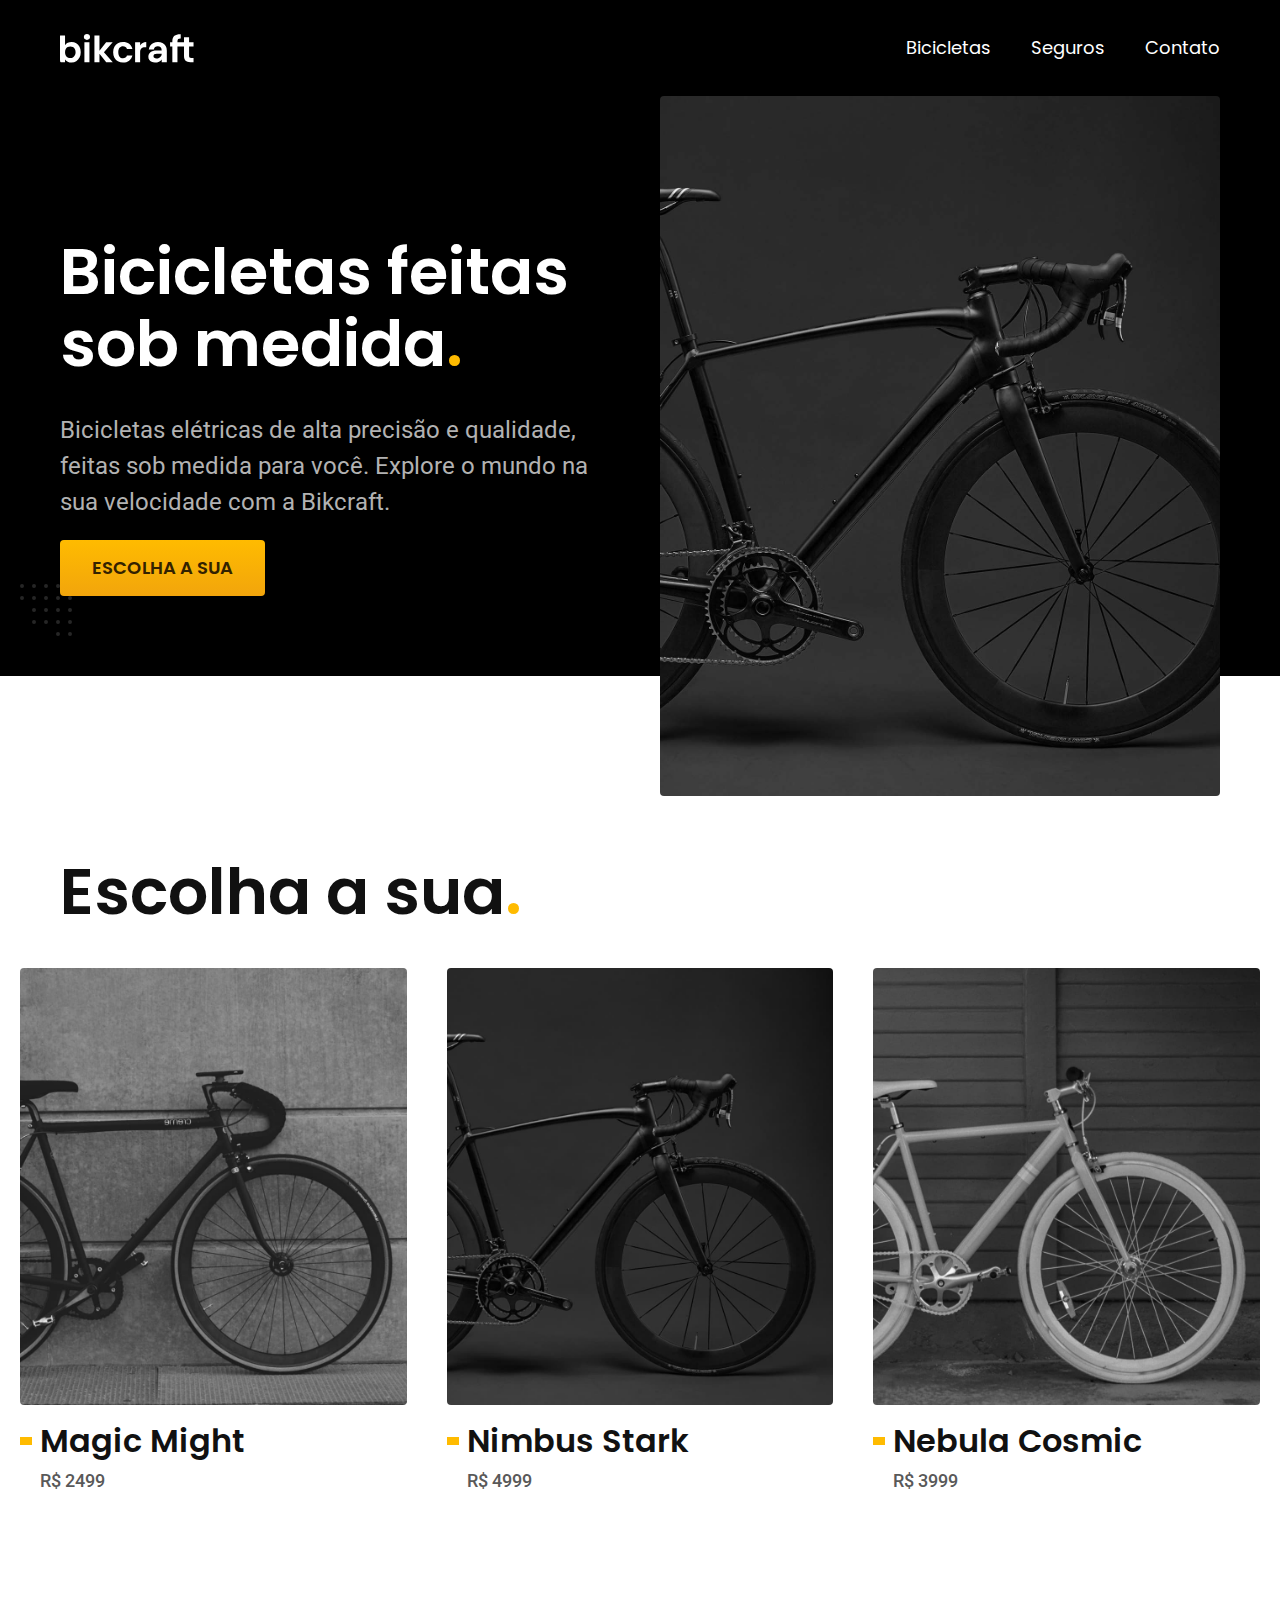
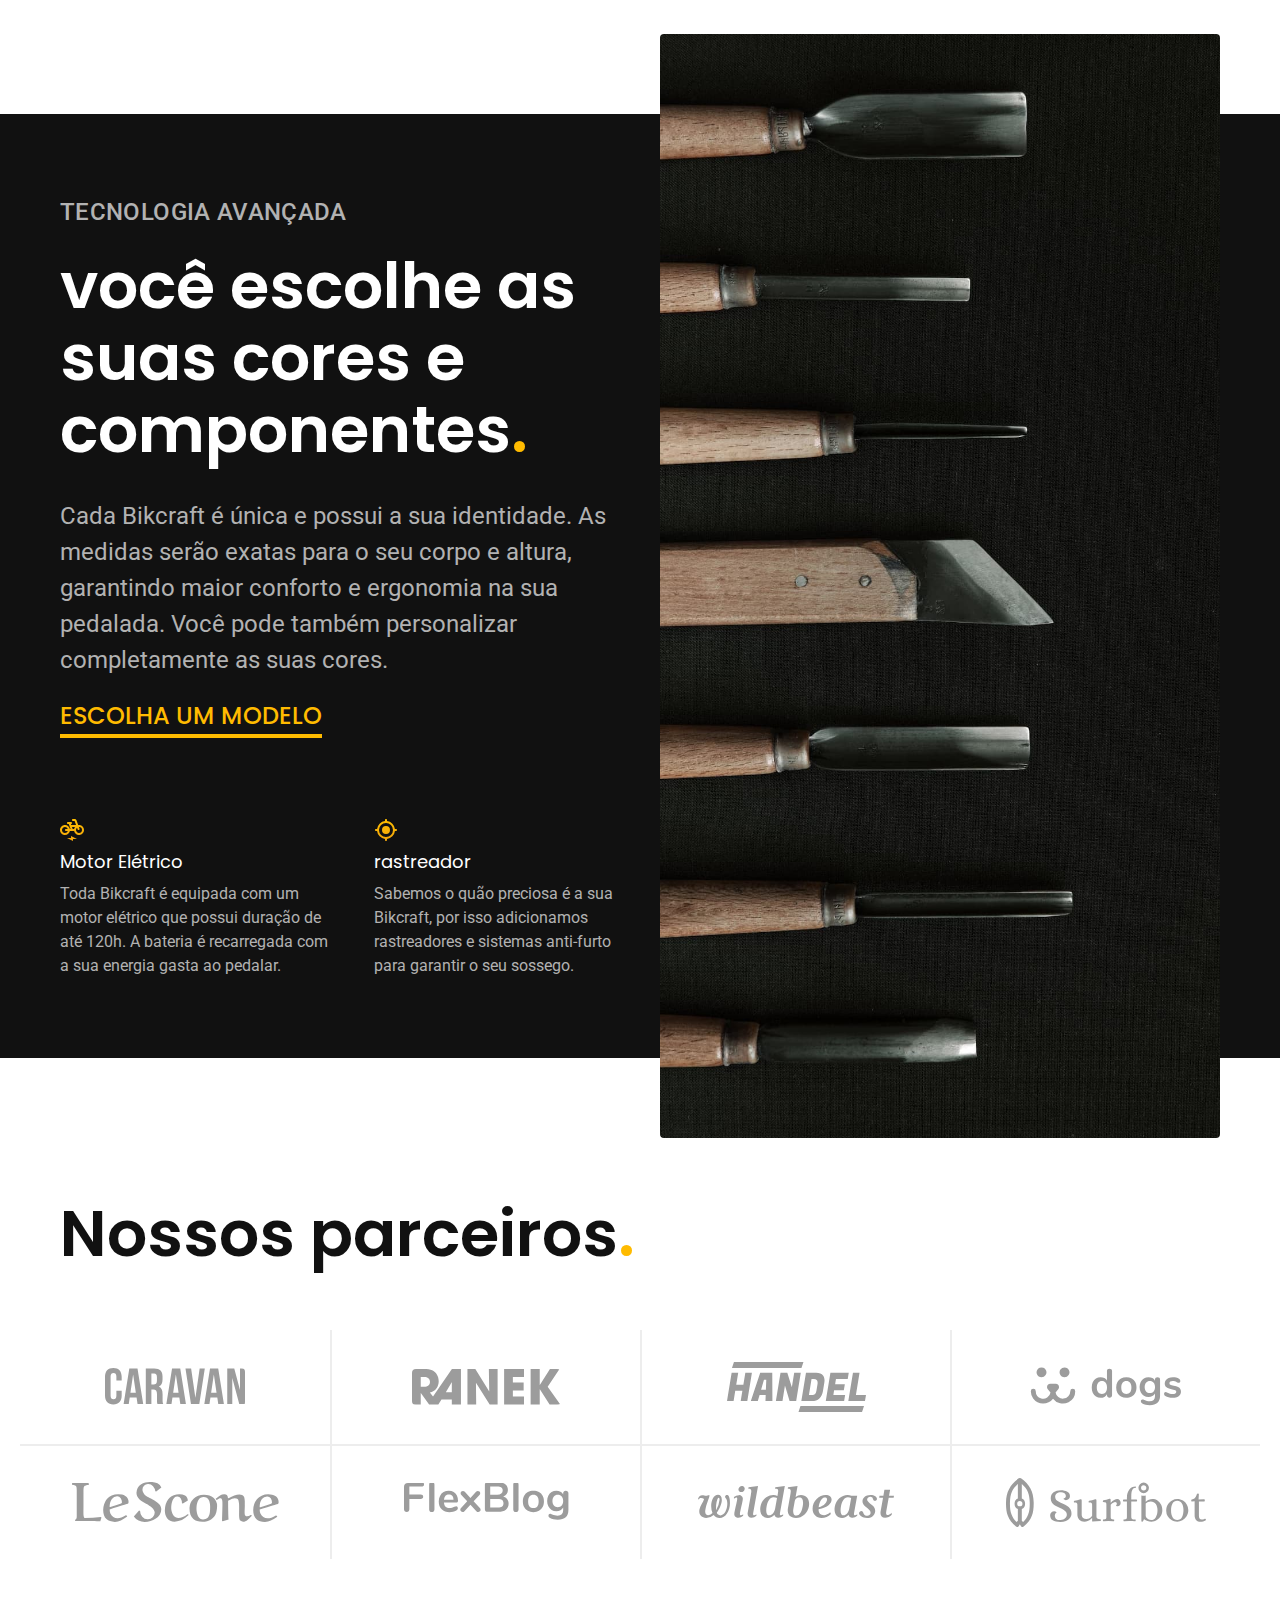
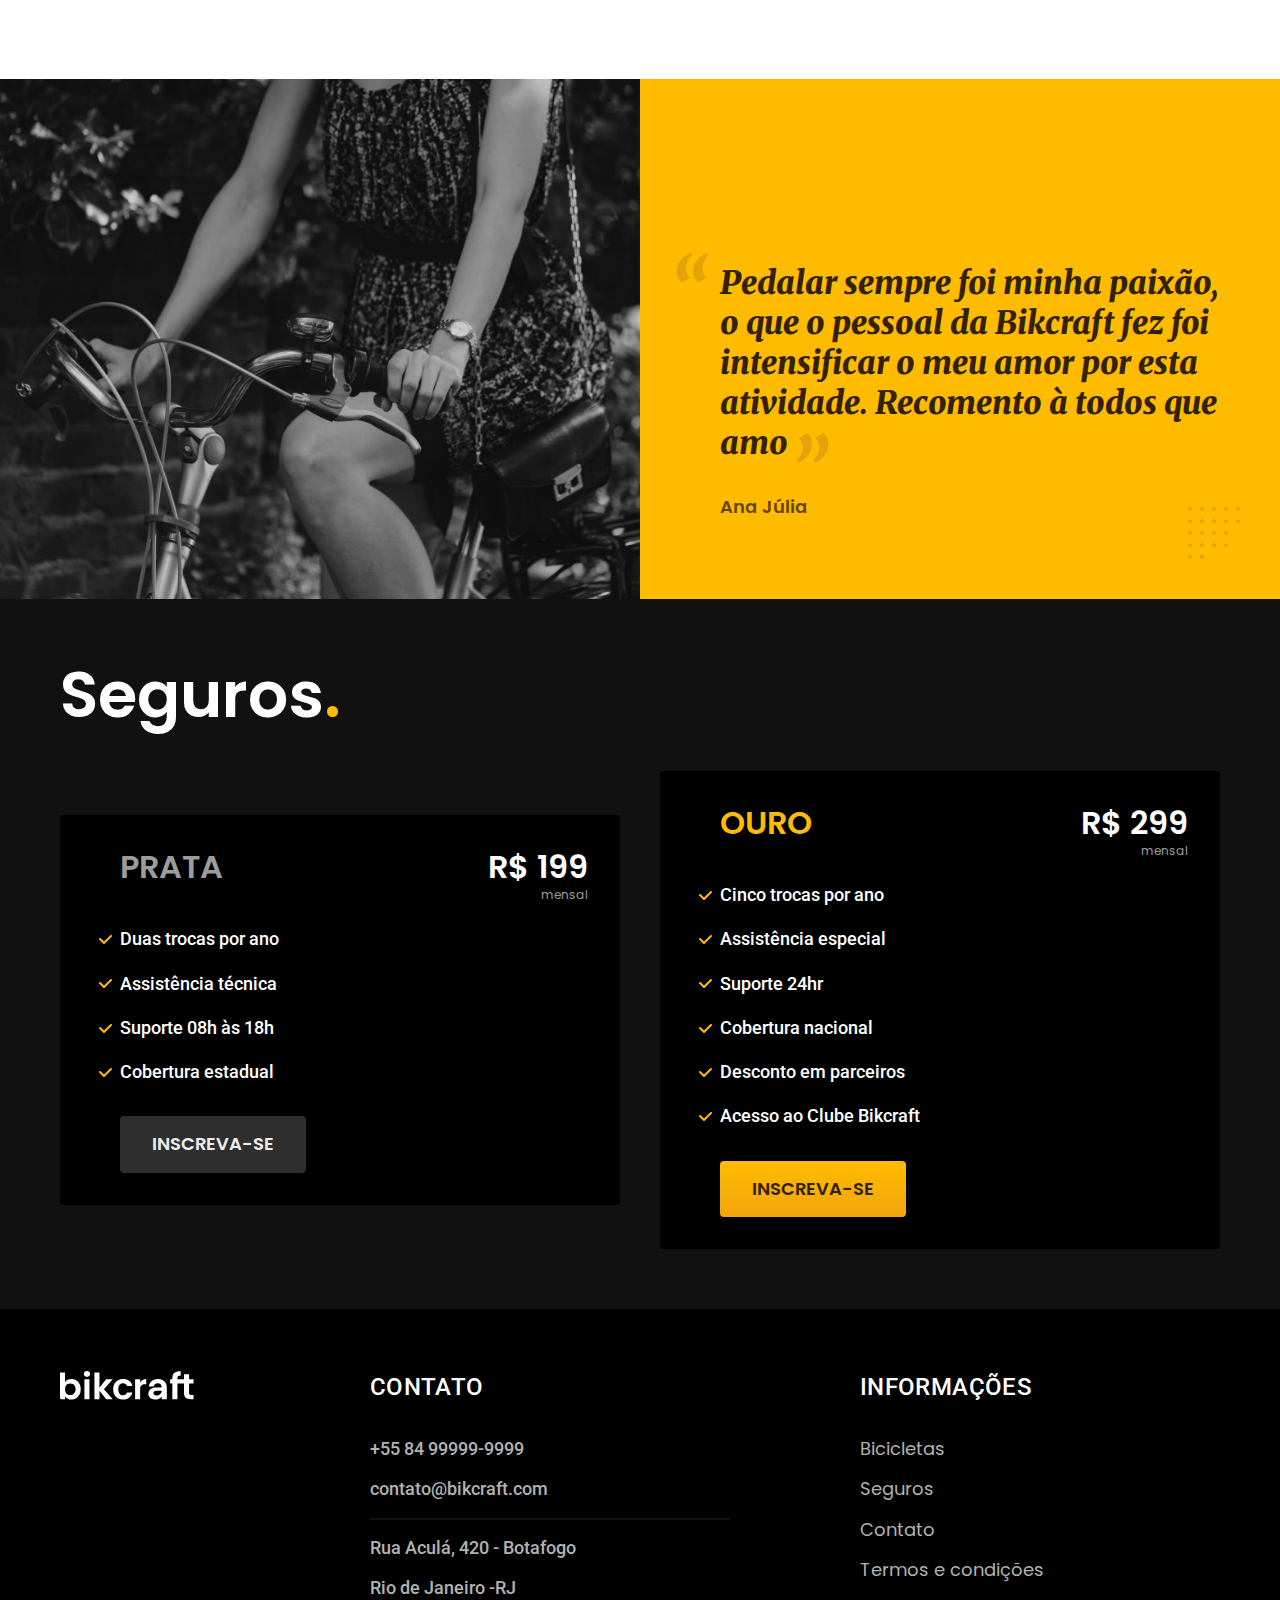
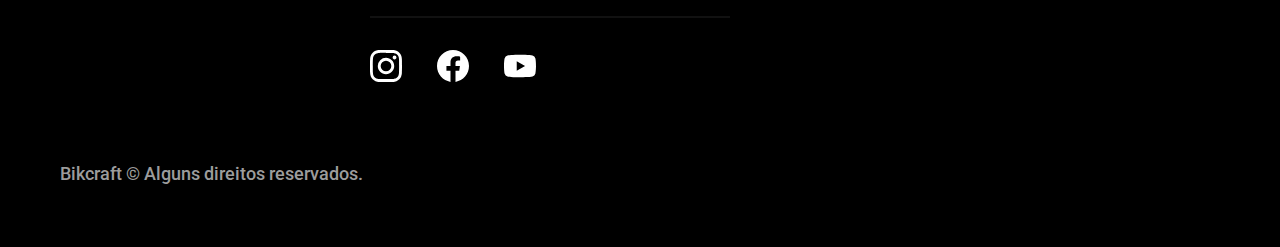
<file: index.html>
<!DOCTYPE html>

<html lang="pt-br">
<head>
  <meta charset="UTF-8">
  <meta name="viewport" content="width=device-width, initial-scale=1.0">

  <title>Bikcraft - Bicicletas Elétricas</title>
  <meta name="description" content="Bicicletas elétricas de alta precisão e qualidade,
  feitas sob medida para o cliente. Explore o mundo na sua velocidade com a Bikcraft.">

  
  <link rel="icon" href="./favicon.svg" type="img/svg+xml">
  <link rel="preload" href="./css/style.min.css " as="style">
  <link rel="stylesheet" href="./css/style.min.css">
  


  <link rel="preconnect" href="https://fonts.googleapis.com">
  <link rel="preconnect" href="https://fonts.gstatic.com" crossorigin>
  <link href="https://fonts.googleapis.com/css2?family=Poppins:wght@400;600&
  family=Roboto:wght@400;500&display=swap" rel="stylesheet">
  <link rel="preconnect" href="https://fonts.googleapis.com">
  <link rel="preconnect" href="https://fonts.gstatic.com" crossorigin>
  <link href="https://fonts.googleapis.com/css2?family=Merriweather:ital,
  wght@1,900&family=Poppins:wght@400;600&family=Roboto:wght@400;500&
  display=swap" rel="stylesheet">
  

  <script>document.documentElement.classList.add('js');</script>
</head>

  <!-- <STYLE>A {text-decoration: none;} </STYLE> -->

<body>
  <header class="header-bg">
    <div class="header container">
      <a href="./">
        <img src="./img/bikcraft.svg" alt="Bikcraft">
      </a><!-- clicar na imagem 'bikcraft' inicial para voltar para home do site -->
       
      <nav aria-label="primária">
        <ul class="header-menu font-1-m cor-0">
          <li><a href="./bicicletas.html">Bicicletas</a></li>
          <li><a href="./seguros.html">Seguros</a></li>
          <li><a href="./contato.html">Contato</a></li>
        </ul>
      </nav>
    </div>
  </header>

  <main class="introducao-bg" >
    <div class="introducao container">
      <div class="introducao-conteudo">
        <h1 class="font-1-xxl cor-0 fadeInDown"  data-anime="200">Bicicletas feitas sob medida<span class="cor-p1">.</span></h1>
        <p class="font-2-l cor-5" fadeInDown data-anime="400">Bicicletas elétricas de alta precisão e qualidade, feitas sob medida para você.
        Explore o mundo na sua velocidade com a Bikcraft.</p>
        <a class="botao fadeInDown" data-anime="600" href="./bicicletas.html">Escolha a sua</a>
      </div>
      <div >
        <picture fadeInDown data-anime="800">
          <source media="(max-width: 800px)" srcset="./img/bicicletas/nimbus.jpg">
          <img src="./img/fotos/introducao.jpg" width="1280" height="1600" alt="Bicicleta elétrica preta.">
        </picture>
        <!-- <img src="./img/fotos/introducao.jpg" alt="Bicicleta elétrica preta."> -->
      </div>
    </div>
  </main>

  <article class="bicicletas-lista">
    <h2 class="container font-1-xxl">Escolha a sua<span class="cor-p1">.</span></h2>
    <ul>
      <li>
        <a href="./bicicletas/magic.html">
          <img src="./img/bicicletas/magic-home.jpg" alt="Bicicleta Preta">
          <h3 class="font-1-xl">Magic Might</h3>
          <span class="font-2-m cor-8">R$ 2499</span>
        </a>
      </li>
      <li>
        <a href="./bicicletas/nimbus.html">
          <img src="./img/bicicletas/nimbus-home.jpg" alt="Bicicleta Preta">
          <h3 class="font-1-xl">Nimbus Stark</h3>
          <span class="font-2-m cor-8">R$ 4999 </span>
        </a>
      </li>
      <li>
        <a href="./bicicletas/nebula.html">
          <img src="./img/bicicletas/nebula-home.jpg" alt="Bicicleta Preta">
          <h3 class="font-1-xl">Nebula Cosmic</h3>
          <span class="font-2-m cor-8">R$ 3999</span>
        </a>
      </li>
    </ul>
  </article>
  
  <article class="tecnologia-bg">
    <div class="tecnologia container">
      <div class="tecnologia-conteudo">
        <span class="font-2-l-b cor-5" >Tecnologia Avançada</span>
        <h2 class="font-1-xxl cor-0">você escolhe as suas cores e 
        componentes<span class="cor-p1">.</span></h2>
        <p class="font-2-l cor-5">Cada Bikcraft é única e possui a sua identidade. As medidas serão exatas para o 
        seu corpo e altura, garantindo maior conforto e ergonomia na sua pedalada. Você
        pode também personalizar completamente as suas cores.</p>
        <a class="link" href="./bicicleta.html">Escolha um modelo</a>
        <div class="tecnologia-vantagens">
          <div>
            <img src="./img/icones/eletrica.svg" alt="">
            <h3 class="font-1-m cor-0">Motor Elétrico</h3>
            <p class="font-2-s cor-5">Toda Bikcraft é equipada com um motor elétrico que possui duração de até 
            120h. A bateria é recarregada com a sua energia gasta ao pedalar.</p>
          </div>
          <div>
            <img src="./img/icones/rastreador.svg" alt="">
            <h3 class="font-1-m cor-0">rastreador</h3>
            <p class="font-2-s cor-5">Sabemos o quão preciosa é a sua Bikcraft, por isso adicionamos rastreadores e 
            sistemas anti-furto para garantir o seu sossego.</p>
          </div>
        </div> 
      </div>

        <div class="tecnologia-imagem">
          <img src="./img/fotos/tecnologia.jpg" alt="">
        </div>
    </div>
  </article>

  <section class="parceiros" aria-label="Nossos Parceiros"> <!-- não faz sentido sozinho, apenas no contexto da bikcraft, parceiros da bikcrafit -->
    <h2 class="container font-1-xxl">Nossos parceiros<span class="cor-p1">.</span></h2>
    <ul>
      <li><img src="./img/parceiros/caravan.svg" alt="caravan"></li><!-- usar sempre imagem de alta qualidade svg, ñ png -->
      <li><img src="./img/parceiros/ranek.svg" alt="ranek"></li>
      <li><img src="./img/parceiros/handel.svg" alt="handel"></li>
      <li><img src="./img/parceiros/dogs.svg" alt="dogs"></li>
      <li><img src="./img/parceiros/lescone.svg" alt="lescone"></li>
      <li><img src="./img/parceiros/flexblog.svg" alt="flexblog"></li>
      <li><img src="./img/parceiros/wildbeast.svg" alt="w0ildbeast"></li>
      <li><img src="./img/parceiros/surfbot.svg" alt="surfbot"></li>
    </ul>
  </section>

  <section class="depoimento" aria-label="depoimento">
    <div>
      <img src="./img/fotos/depoimento.jpg" alt="Pessoa pedalando uma
      bicicleta bikcrafit">
    </div>
    <div class="depoimento-conteudo">
      <blockquote class="font-1-xl cor-p5">
        <p>Pedalar sempre foi minha paixão, o que o pessoal da
        Bikcraft fez foi intensificar o meu amor por esta atividade.
        Recomento à todos que amo</p> 
      </blockquote><!-- alguem que disse isso -->
      <span class="font-1-m-b cor-p4">Ana Júlia</span>

    </div>

  </section>

  <article class="seguros-bg"> <!-- funciona puro -->
    <div class="seguros container">
      <h2 class="font-1-xxl cor-0">Seguros<span class="cor-p1">.</span></h2>
      <div class="seguros-item">
        <h3 class="font-1-xl cor-6">PRATA</h3>
        <span class="font-1-xl cor-0">R$ 199 <span class="font-1-xs cor-6">mensal</span></span>
        <ul class="font-2-m cor-0">
          <li>Duas trocas por ano</li>
          <li>Assistência técnica</li>
          <li>Suporte 08h às 18h</li>
          <li>Cobertura estadual</li>
        </ul>
        <a class="botao secundario" cor href="./orcamento.html">Inscreva-se</a>
      </div>

      <div class="seguros-item">
        <h3 class="font-1-xl cor-p1">OURO</h3>
        <span class="font-1-xl cor-0">R$ 299 <span class="font-1-xs cor-6">mensal</span></span>
        <ul class="font-2-m cor-0">
          <li>Cinco trocas por ano</li>
          <li>Assistência especial</li>
          <li>Suporte 24hr</li>
          <li>Cobertura nacional</li>
          <li>Desconto em parceiros</li>
          <li>Acesso ao Clube Bikcraft</li>
        </ul>
        <a class="botao" cor href="./orcamento.html">Inscreva-se</a>
      </div>
    </div>

  </article>

  <footer class="footer-bg">
    <div class="footer container">
      <img src="./img/bikcraft.svg" alt="bikcraft">
      <div class="footer-contato">
        <h3 class="font-2-l-b cor-0">Contato</h3>
        <ul class="font-2-m cor-5">
          <li><a href="tel:+5584999999999">+55 84 99999-9999</a></li>
          <li><a href="mailto:contato@bikcraft.com">contato@bikcraft.com</a></li>
          <li>Rua Aculá, 420 - Botafogo</li>
          <li>Rio de Janeiro -RJ</li>
        </ul>
        <div class="footer-redes">
          <a href="./">
            <img src="./img/redes/instagram.svg" alt="Instagram">
          </a>
          <a href="./">
            <img src="./img/redes/facebook.svg" alt="Facebook">
          </a>
          <a href="./">
            <img src="./img/redes/youtube.svg" alt="Youtube">
          </a>
        </div>

      </div>
      <div class="footer-informacoes">
        <h3 class="font-2-l-b cor-0">Informações</h3>
        <nav>
          <ul class="font-1-m cor-5">
            <li><a href="./bicicletas.html">Bicicletas</a></li>
            <li><a href="./seguros.html">Seguros</a></li>
            <li><a href="./contato.html">Contato</a></li>
            <li><a href="./termos.html">Termos e condições</a></li>
          </ul>
        </nav>
      </div>
      <p class="footer-copy font-2-m cor-6">Bikcraft © Alguns direitos reservados.</p>
    </div>
  </footer>

  <script src="./js/plugins/simple-anime.js"></script>
  <script src="./js/script.js"></script>
</body>

</html>
</file>
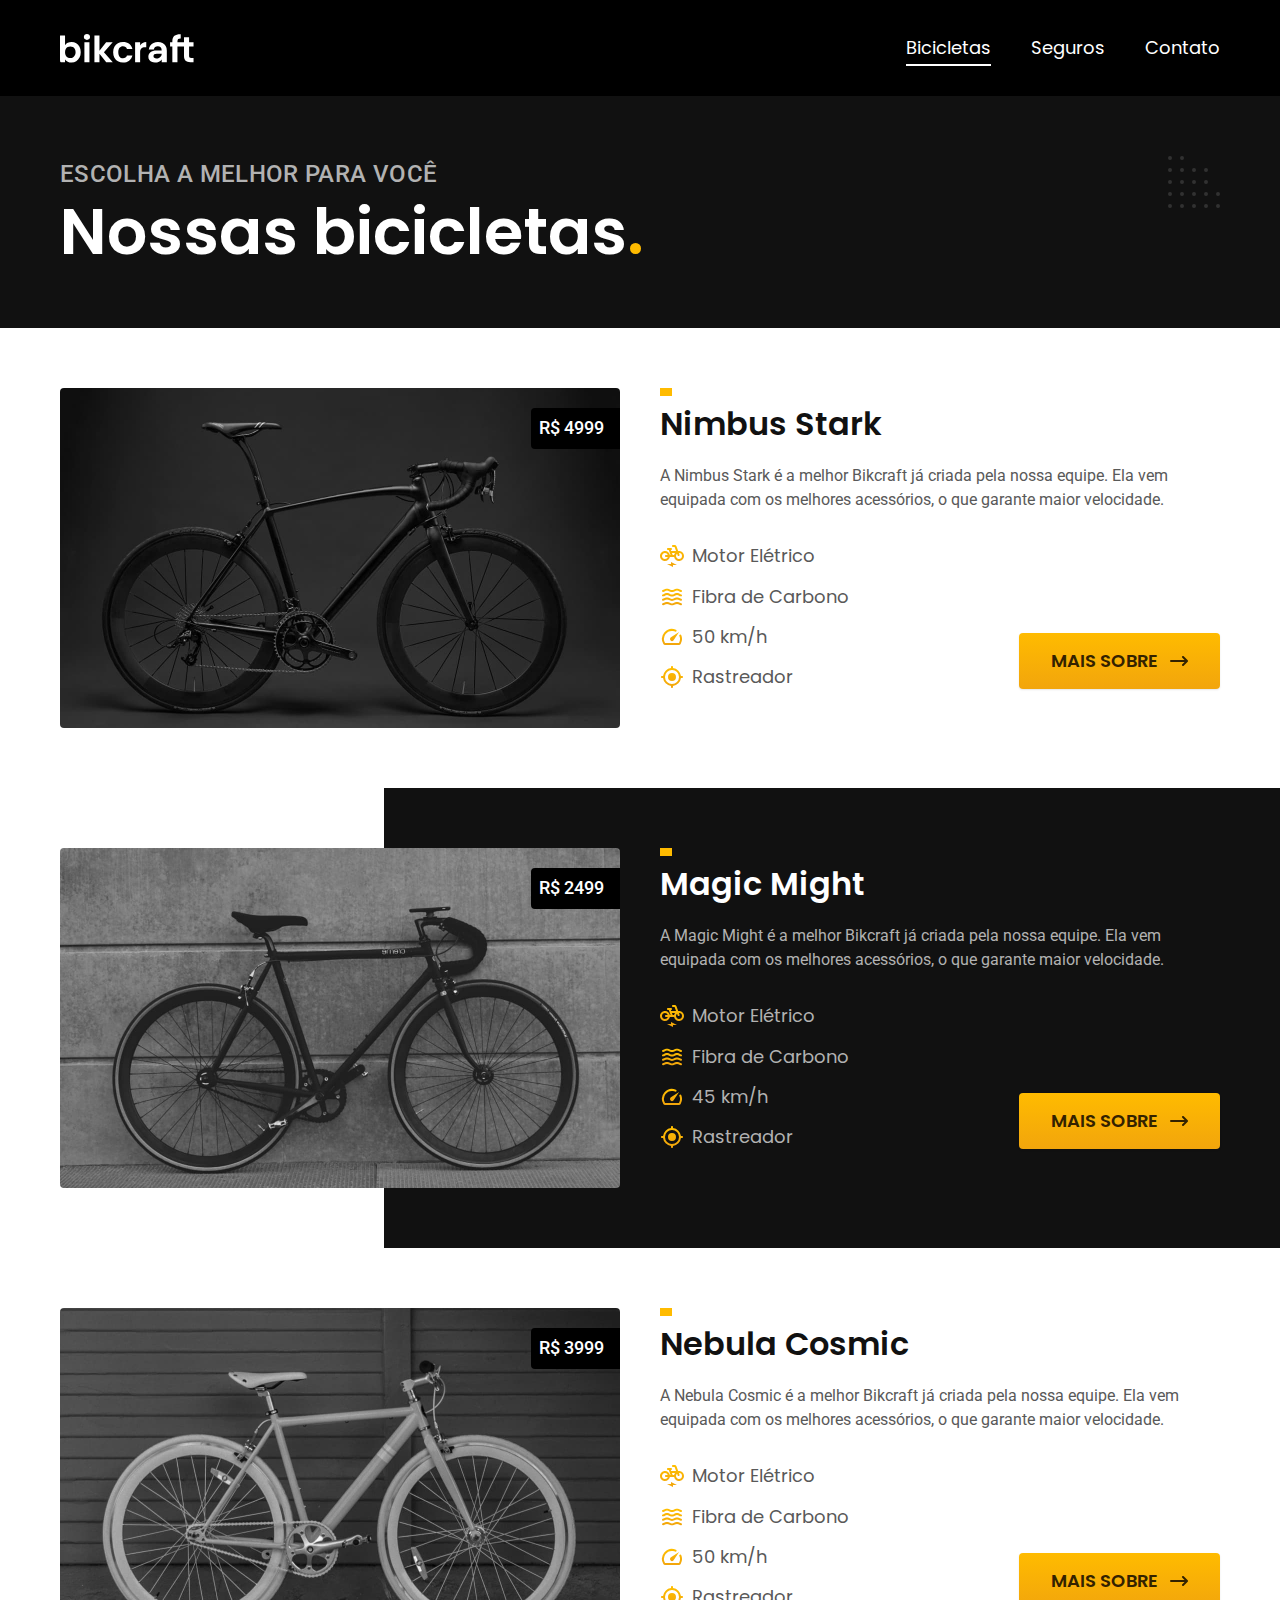
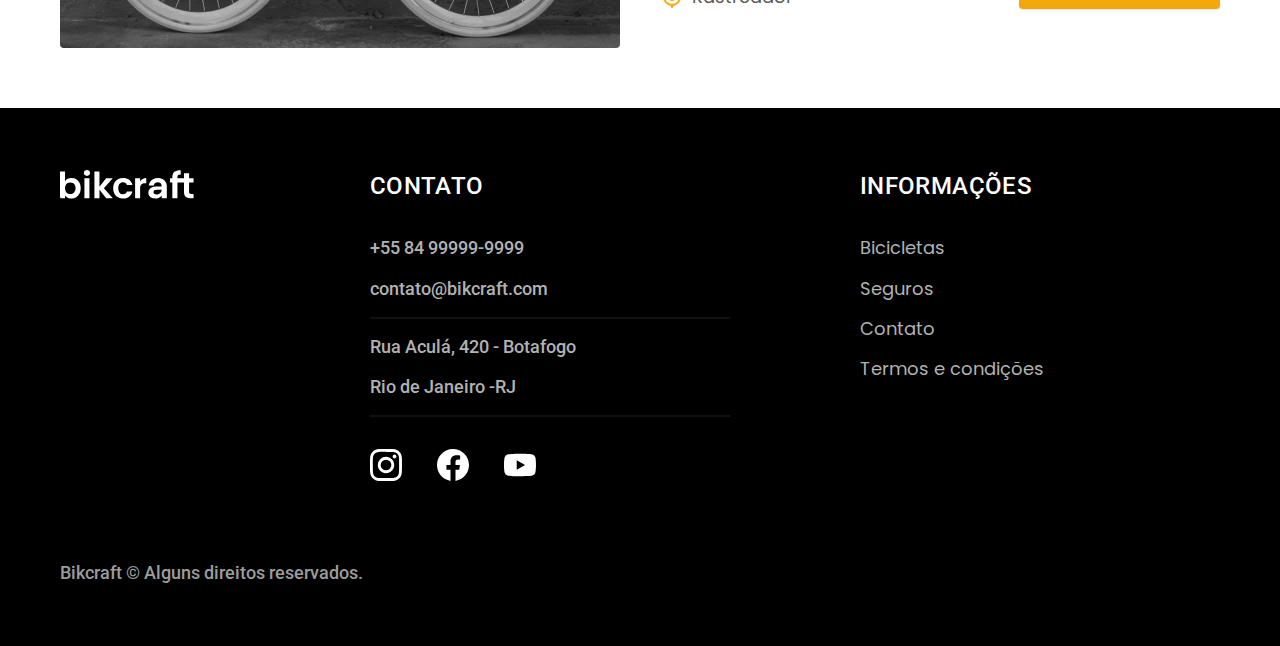
<file: bicicletas.html>
<!DOCTYPE html>

<html lang="pt-br">
<head>
  <meta charset="UTF-8">
  <meta name="viewport" content="width=device-width, initial-scale=1.0">

  <title>Bicicletas | Bikcraft </title>
  <meta name="description" content="Termos e Condições">

  
       <link rel="icon" href="./favicon.svg" type="img/svg+xml">
  <link rel="preload" href="./css/style.min.css " as="style">
  <link rel="stylesheet" href="./css/style.min.css">



  <link rel="preconnect" href="https://fonts.googleapis.com">
  <link rel="preconnect" href="https://fonts.gstatic.com" crossorigin>
  <link href="https://fonts.googleapis.com/css2?family=Poppins:wght@400;600&
  family=Roboto:wght@400;500&display=swap" rel="stylesheet">
  <link rel="preconnect" href="https://fonts.googleapis.com">
  <link rel="preconnect" href="https://fonts.gstatic.com" crossorigin>
  <link href="https://fonts.googleapis.com/css2?family=Merriweather:ital,
  wght@1,900&family=Poppins:wght@400;600&family=Roboto:wght@400;500&
  display=swap" rel="stylesheet">
  <script>document.documentElement.classList.add('js');</script>
</head>

  <!-- <STYLE>A {text-decoration: none;} </STYLE> -->

<body id="bicicletas">
  <header class="header-bg">
    <div class="header container">
      <a href="./">
        <img src="./img/bikcraft.svg" alt="Bikcraft">
      </a><!-- clicar na imagem 'bikcraft' inicial para voltar para home do site -->
       
      <nav aria-label="primária">
        <ul class="header-menu font-1-m cor-0">
          <li><a href="./bicicletas.html">Bicicletas</a></li>
          <li><a href="./seguros.html">Seguros</a></li>
          <li><a href="./contato.html">Contato</a></li>
        </ul>
      </nav>
    </div>
  </header>

  <main>
    <div class="titulo-bg">
      <div class="titulo container">
        <p class="font-2-l-b cor-5">Escolha a melhor para você</p>
        <h1 class="font-1-xxl cor-0">Nossas bicicletas<span class="cor-p1">.</span></h1>
      </div>
    </div>    
    <div class="bicicletas container">
      <div class="bicicletas-imagem">
        <img src="./img/bicicletas/nimbus.jpg" alt="Bicicleta preta">
        <span class="font-2-m cor-0">R$ 4999</span>         
      </div>
      <div class="bicicletas-conteudo">
        <h2 class="font-1-xl">Nimbus Stark</h2>
        <p class="font-2-s cor-8">A Nimbus Stark é a melhor Bikcraft já criada pela nossa equipe. Ela vem 
        equipada com os melhores acessórios, o que garante maior velocidade.</p>
        <ul class="font-1-m cor-8">
          <li><img src="./img/icones/eletrica.svg" alt="">
            Motor Elétrico
          </li>
          <li><img src="./img/icones/carbono.svg" alt="">
            Fibra de Carbono
          </li>
          <li><img src="./img/icones/velocidade.svg" alt="">
            50 km/h
          </li>
          <li><img src="./img/icones/rastreador.svg" alt="">
            Rastreador
          </li>
        </ul>
        <a class="botao seta" href="./bicicletas/nimbus.html">Mais sobre</a>
      </div>
    </div>    
    <div class="bicicletas-bg">
      <div class="bicicletas container">
        <div class="bicicletas-imagem">
          <img src="./img/bicicletas/magic.jpg" alt="Bicicleta preta">
          <span class="font-2-m cor-0">R$ 2499</span>         
        </div>
        <div class="bicicletas-conteudo">
          <h2 class="font-1-xl cor-0">Magic Might</h2>
          <p class="font-2-s cor-5">A Magic Might é a melhor Bikcraft já criada pela nossa equipe. Ela vem 
          equipada com os melhores acessórios, o que garante maior velocidade.</p>
          <ul class="font-1-m cor-5">
            <li><img src="./img/icones/eletrica.svg" alt="">
              Motor Elétrico
            </li>
            <li><img src="./img/icones/carbono.svg" alt="">
              Fibra de Carbono
            </li>
            <li><img src="./img/icones/velocidade.svg" alt="">
              45 km/h
            </li>
            <li><img src="./img/icones/rastreador.svg" alt="">
              Rastreador
            </li>
          </ul>
          <a class="botao seta" href="./bicicletas/magic.html">Mais sobre</a>
        </div>
      </div>
    </div>
    <div class="bicicletas container">
      <div class="bicicletas-imagem">
        <img src="./img/bicicletas/nebula.jpg" alt="Bicicleta preta">
        <span class="font-2-m cor-0">R$ 3999</span>         
      </div>
      <div class="bicicletas-conteudo">
        <h2 class="font-1-xl">Nebula Cosmic</h2>
        <p class="font-2-s cor-8">A Nebula Cosmic é a melhor Bikcraft já criada pela nossa equipe. Ela vem 
        equipada com os melhores acessórios, o que garante maior velocidade.</p>
        <ul class="font-1-m cor-8">
          <li><img src="./img/icones/eletrica.svg" alt="">
            Motor Elétrico
          </li>
          <li><img src="./img/icones/carbono.svg" alt="">
            Fibra de Carbono
          </li>
          <li><img src="./img/icones/velocidade.svg" alt="">
            50 km/h
          </li>
          <li><img src="./img/icones/rastreador.svg" alt="">
            Rastreador
          </li>
        </ul>
        <a class="botao seta" href="./bicicletas/nebula.html">Mais sobre</a>
      </div>
    </div>
  </main>

  <footer class="footer-bg">
    <div class="footer container">
      <img src="./img/bikcraft.svg" alt="bikcraft">
      <div class="footer-contato">
        <h3 class="font-2-l-b cor-0">Contato</h3>
        <ul class="font-2-m cor-5">
          <li><a href="tel:+5584999999999">+55 84 99999-9999</a></li>
          <li><a href="mailto:contato@bikcraft.com">contato@bikcraft.com</a></li>
          <li>Rua Aculá, 420 - Botafogo</li>
          <li>Rio de Janeiro -RJ</li>
        </ul>
        <div class="footer-redes">
          <a href="./">
            <img src="./img/redes/instagram.svg" alt="Instagram">
          </a>
          <a href="./">
            <img src="./img/redes/facebook.svg" alt="Facebook">
          </a>
          <a href="./">
            <img src="./img/redes/youtube.svg" alt="Youtube">
          </a>
        </div>

      </div>
      <div class="footer-informacoes">
        <h3 class="font-2-l-b cor-0">Informações</h3>
        <nav>
          <ul class="font-1-m cor-5">
            <li><a href="./bicicletas.html">Bicicletas</a></li>
            <li><a href="./seguros.html">Seguros</a></li>
            <li><a href="./contato.html">Contato</a></li>
            <li><a href="./termos.html">Termos e condições</a></li>
          </ul>
        </nav>
      </div>
      <p class="footer-copy font-2-m cor-6">Bikcraft © Alguns direitos reservados.</p>
    </div>

  </footer>

   <script src="./js/script.js"></script>
</body>

</html>
</file>
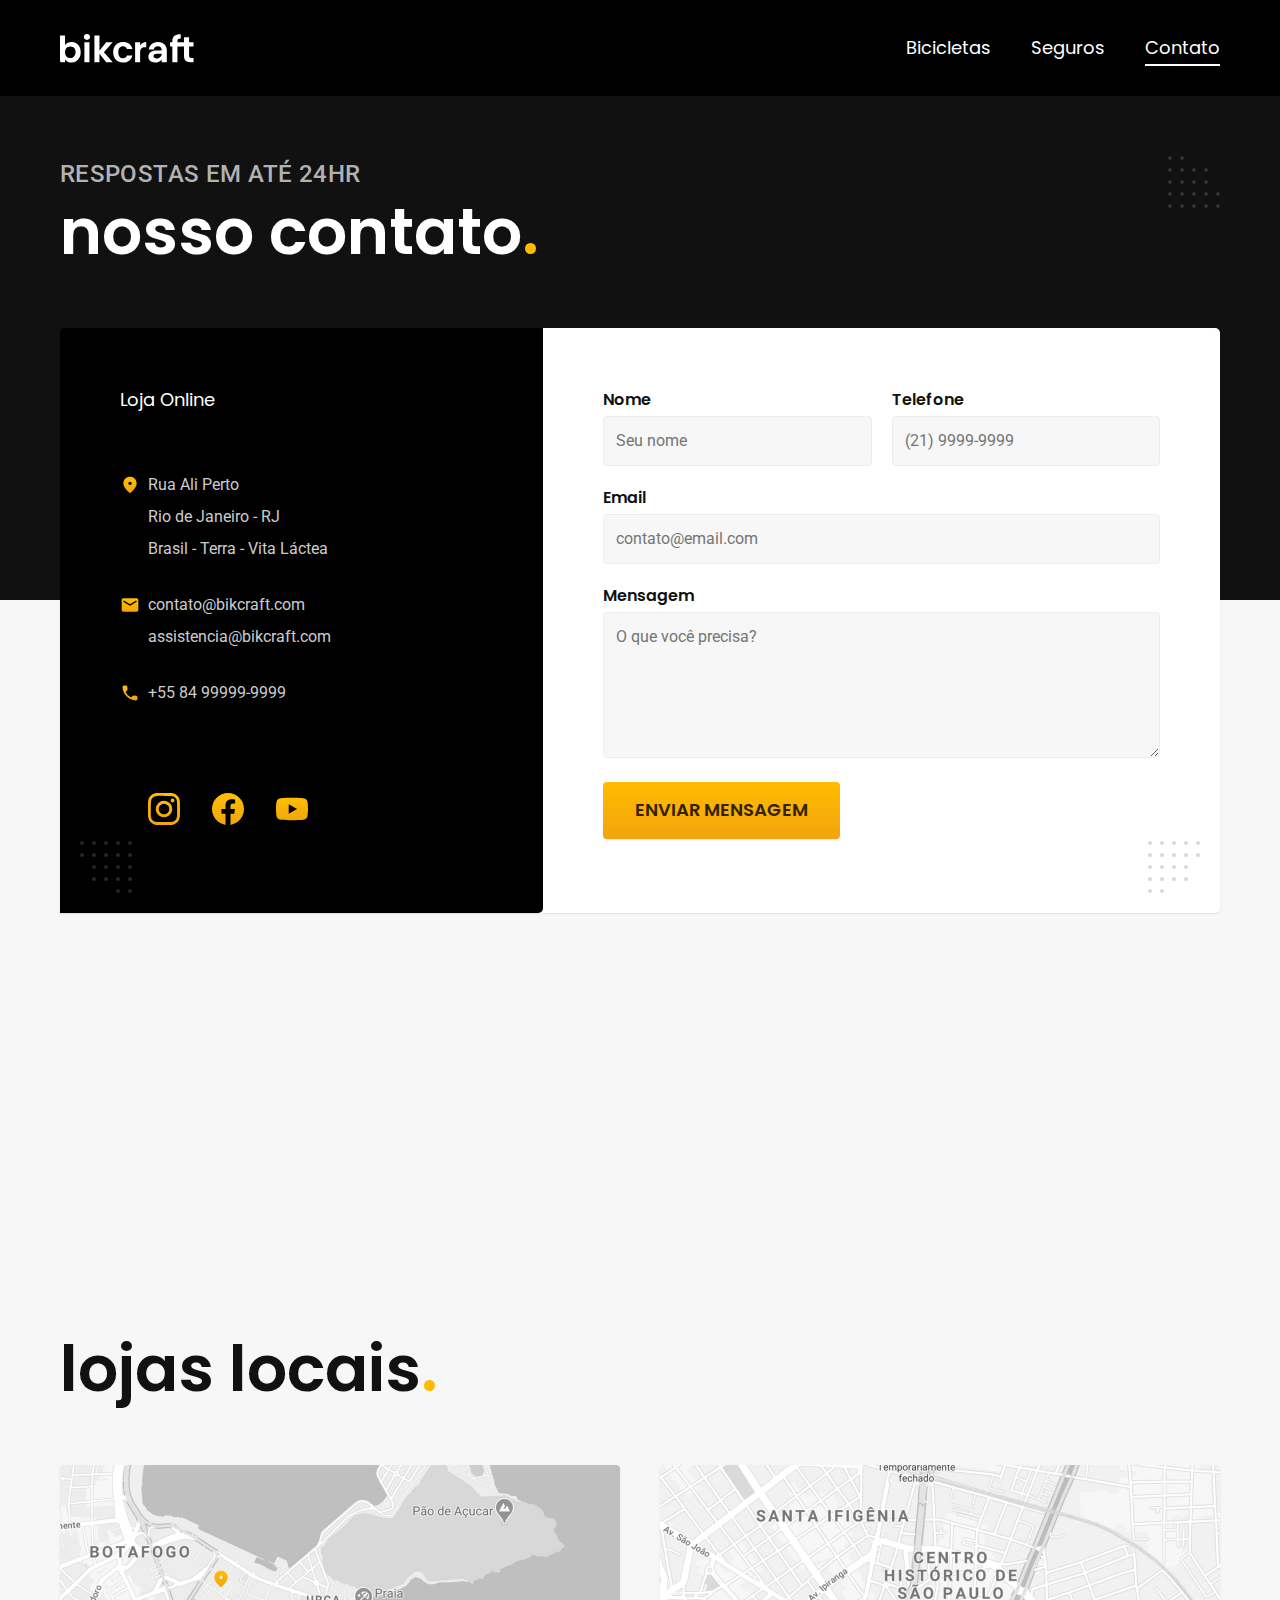
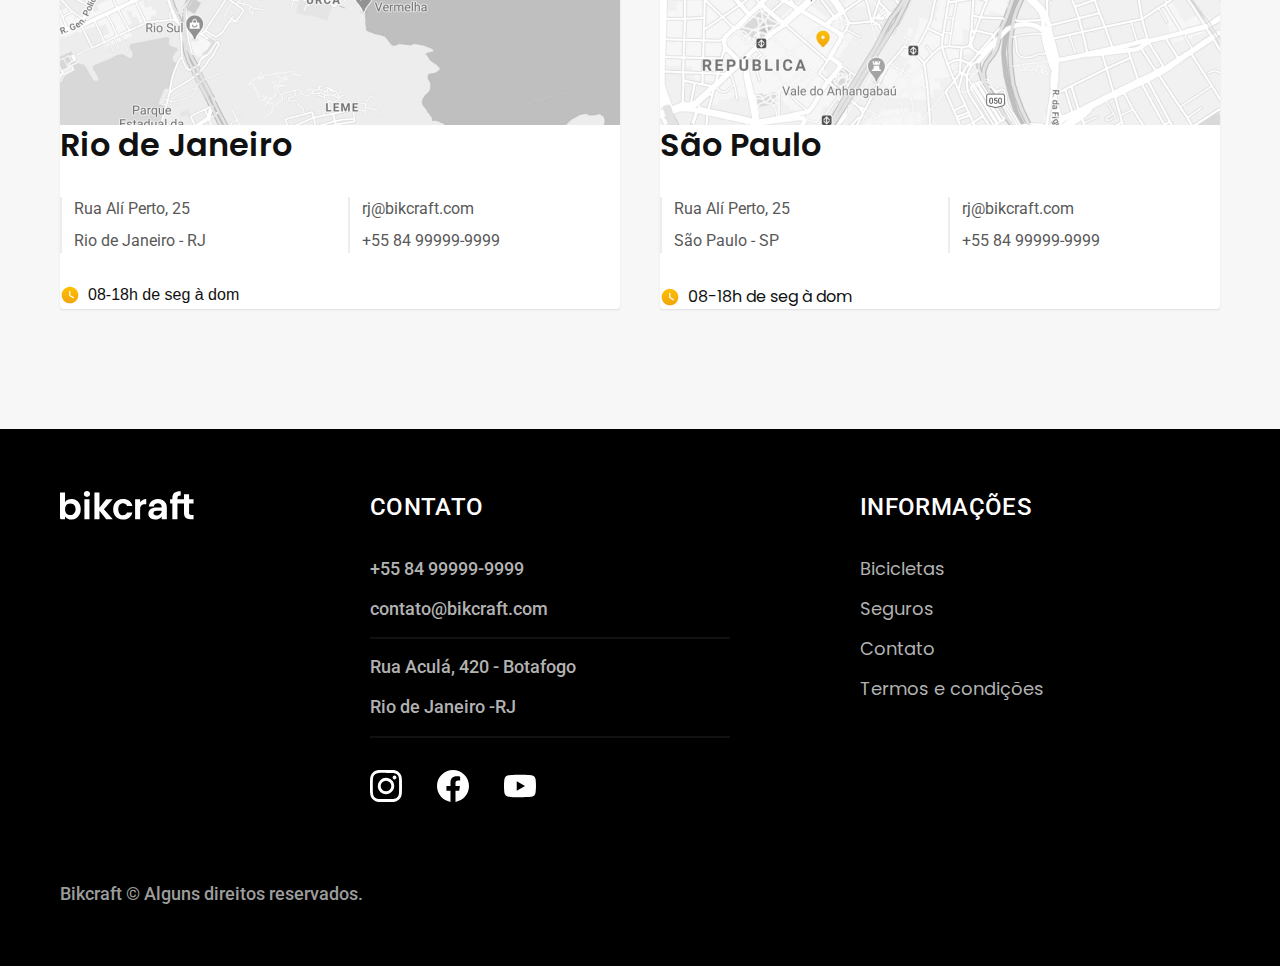
<file: contato.html>
<!DOCTYPE html>

<html lang="pt-br">
<head>
  <meta charset="UTF-8">
  <meta name="viewport" content="width=device-width, initial-scale=1.0">

  <title>Contato | Bikcraft </title>
  <meta name="description" content="Termos e Condições">

  
       <link rel="icon" href="./favicon.svg" type="img/svg+xml">
  <link rel="preload" href="./css/style.min.css " as="style">
  <link rel="stylesheet" href="./css/style.min.css">



  <link rel="preconnect" href="https://fonts.googleapis.com">
  <link rel="preconnect" href="https://fonts.gstatic.com" crossorigin>
  <link href="https://fonts.googleapis.com/css2?family=Poppins:wght@400;600&
  family=Roboto:wght@400;500&display=swap" rel="stylesheet">
  <link rel="preconnect" href="https://fonts.googleapis.com">
  <link rel="preconnect" href="https://fonts.gstatic.com" crossorigin>
  <link href="https://fonts.googleapis.com/css2?family=Merriweather:ital,
  wght@1,900&family=Poppins:wght@400;600&family=Roboto:wght@400;500&
  display=swap" rel="stylesheet">
  <script>document.documentElement.classList.add('js');</script>
</head>

  <!-- <STYLE>A {text-decoration: none;} </STYLE> -->

<body id="contato">
  <header class="header-bg">
    <div class="header container">
      <a href="./">
        <img src="./img/bikcraft.svg" alt="Bikcraft">
      </a><!-- clicar na imagem 'bikcraft' inicial para voltar para home do site -->
       
      <nav aria-label="primária">
        <ul class="header-menu font-1-m cor-0">
          <li><a href="./bicicletas.html">Bicicletas</a></li>
          <li><a href="./seguros.html">Seguros</a></li>
          <li><a href="./contato.html">Contato</a></li>
        </ul>
      </nav>
    </div>
  </header>

  <main>
    <div class="titulo-bg">
      <div class="titulo container">
        <p class="font-2-l-b cor-5">Respostas em até 24hr</p>
        <h1 class="font-1-xxl cor-0">nosso contato<span class="cor-p1">.</span></h1>
      </div>
    </div>

    <div class="contato container">
      <section class="contato-dados" aria-label="Endereço">
        <h2 class="font-1-m cor-0">Loja Online</h2>
        <div class="contato-endereço font-2-s cor-4">
          <p>Rua Ali Perto</p>
          <p>Rio de Janeiro - RJ</p>
          <p>Brasil - Terra - Vita Láctea</p>
        </div>
        <address class="contato-meios font-2-s cor-4"><!-- Para meios de contato -->
          <a href="mailto:contato@bikcraft.com">contato@bikcraft.com</a>
          <a href="mailto:assistencia@bikcraft.com">assistencia@bikcraft.com</a>
          <a href="tel:+5584999999999">+55 84 99999-9999</a>
        </address>
        <div class="contato-redes">
          <a href="./">
            <img src="./img/redes/instagram-p.svg" alt="Instagram">
          </a>
          <a href="./">
            <img src="./img/redes/facebook-p.svg" alt="Facebook">
          </a>
          <a href="./">
            <img src="./img/redes/youtube-p.svg" alt="Youtube">
          </a>

        </div>
      </section>
      <section class="contato-formulario" aria-label="Formulário">
        <form class="form" action="./contato.html">
          <div>
            <label for="nome">Nome</label>
            <input type="text" id="nome" name="nome" placeholder="Seu nome">
          </div>
          <div>
            <label for="telefone">Telefone</label>
            <input type="text" id="telefone" name="telefone" placeholder="(21) 9999-9999">
          </div>
          <div class="col-2">
            <label for="email">Email</label>
            <input type="email" id="email" name="email" placeholder="contato@email.com">
          </div>
          <div class="col-2">
            <label for="mensagem">Mensagem</label>
            <textarea rows="5"  id="mensagem" name="mensagem" placeholder="O que você precisa?"></textarea>
          </div>
          <button class="botao col-2">Enviar mensagem</button>
        </form>
      </section>  
    </div>
  </main>

  <article class="lojas container">
    <h2 class="font-1-xxl">lojas locais<span class="cor-p1">.</span></h2>
    <div class="lojas-item">
      <img src="./img/lojas/rj.jpg" alt="mapa marcando o endereço em Rua Ali Perto,25 -
      Rio de Janeiro - R">
      <div class="lojas-conteudo">
        <h3 class="font-1-xl">Rio de Janeiro</h3>
        <div class="lojas-dados font-2-s cor-8">
          <p>Rua Alí Perto, 25</p>
          <p>Rio de Janeiro - RJ</p>
        </div>
        <div class="lojas-dados font-2-s cor-8">
          <a href="mailto:rj@bikcraft.com">rj@bikcraft.com</a>
          <a href="tel:+5584999999999">+55 84 99999-9999</a>
        </div>
      <p class="lojas-tempo"><img src="./img/icones/horario.svg" alt=""> 08-18h de seg à dom</p>
      </div>
    </div>

    <div class="lojas-item">
      <img src="./img/lojas/sp.jpg" alt="mapa marcando o endereço em Rua Ali Perto,25 -
      São Paulo - SP">
      <div class="lojas-conteudo">
        <h3 class="font-1-xl">São Paulo</h3>
        <div class="lojas-dados font-2-s cor-8">
          <p>Rua Alí Perto, 25</p>
          <p>São Paulo - SP</p>
        </div>
        <div class="lojas-dados font-2-s cor-8">
          <a href="mailto:sp@bikcraft.com">rj@bikcraft.com</a>
          <a href="tel:+5511999999999">+55 84 99999-9999</a>
        </div>
        <p class="lojas-tempo font-1-s"><img src="./img/icones/horario.svg" alt=""> 08-18h de seg à dom</p>
      </div>
    </div>
  </article>

  <footer class="footer-bg">
    <div class="footer container">
      <img src="./img/bikcraft.svg" alt="bikcraft">
      <div class="footer-contato">
        <h3 class="font-2-l-b cor-0">Contato</h3>
        <ul class="font-2-m cor-5">
          <li><a href="tel:+5584999999999">+55 84 99999-9999</a></li>
          <li><a href="mailto:contato@bikcraft.com">contato@bikcraft.com</a></li>
          <li>Rua Aculá, 420 - Botafogo</li>
          <li>Rio de Janeiro -RJ</li>
        </ul>
        <div class="footer-redes">
          <a href="./">
            <img src="./img/redes/instagram.svg" alt="Instagram">
          </a>
          <a href="./">
            <img src="./img/redes/facebook.svg" alt="Facebook">
          </a>
          <a href="./">
            <img src="./img/redes/youtube.svg" alt="Youtube">
          </a>
        </div>

      </div>
      <div class="footer-informacoes">
        <h3 class="font-2-l-b cor-0">Informações</h3>
        <nav>
          <ul class="font-1-m cor-5">
            <li><a href="./bicicletas.html">Bicicletas</a></li>
            <li><a href="./seguros.html">Seguros</a></li>
            <li><a href="./contato.html">Contato</a></li>
            <li><a href="./termos.html">Termos e condições</a></li>
          </ul>
        </nav>
      </div>
      <p class="footer-copy font-2-m cor-6">Bikcraft © Alguns direitos reservados.</p>
    </div>

  </footer>

   <script src="./js/script.js"></script>
</body>

</html>
</file>
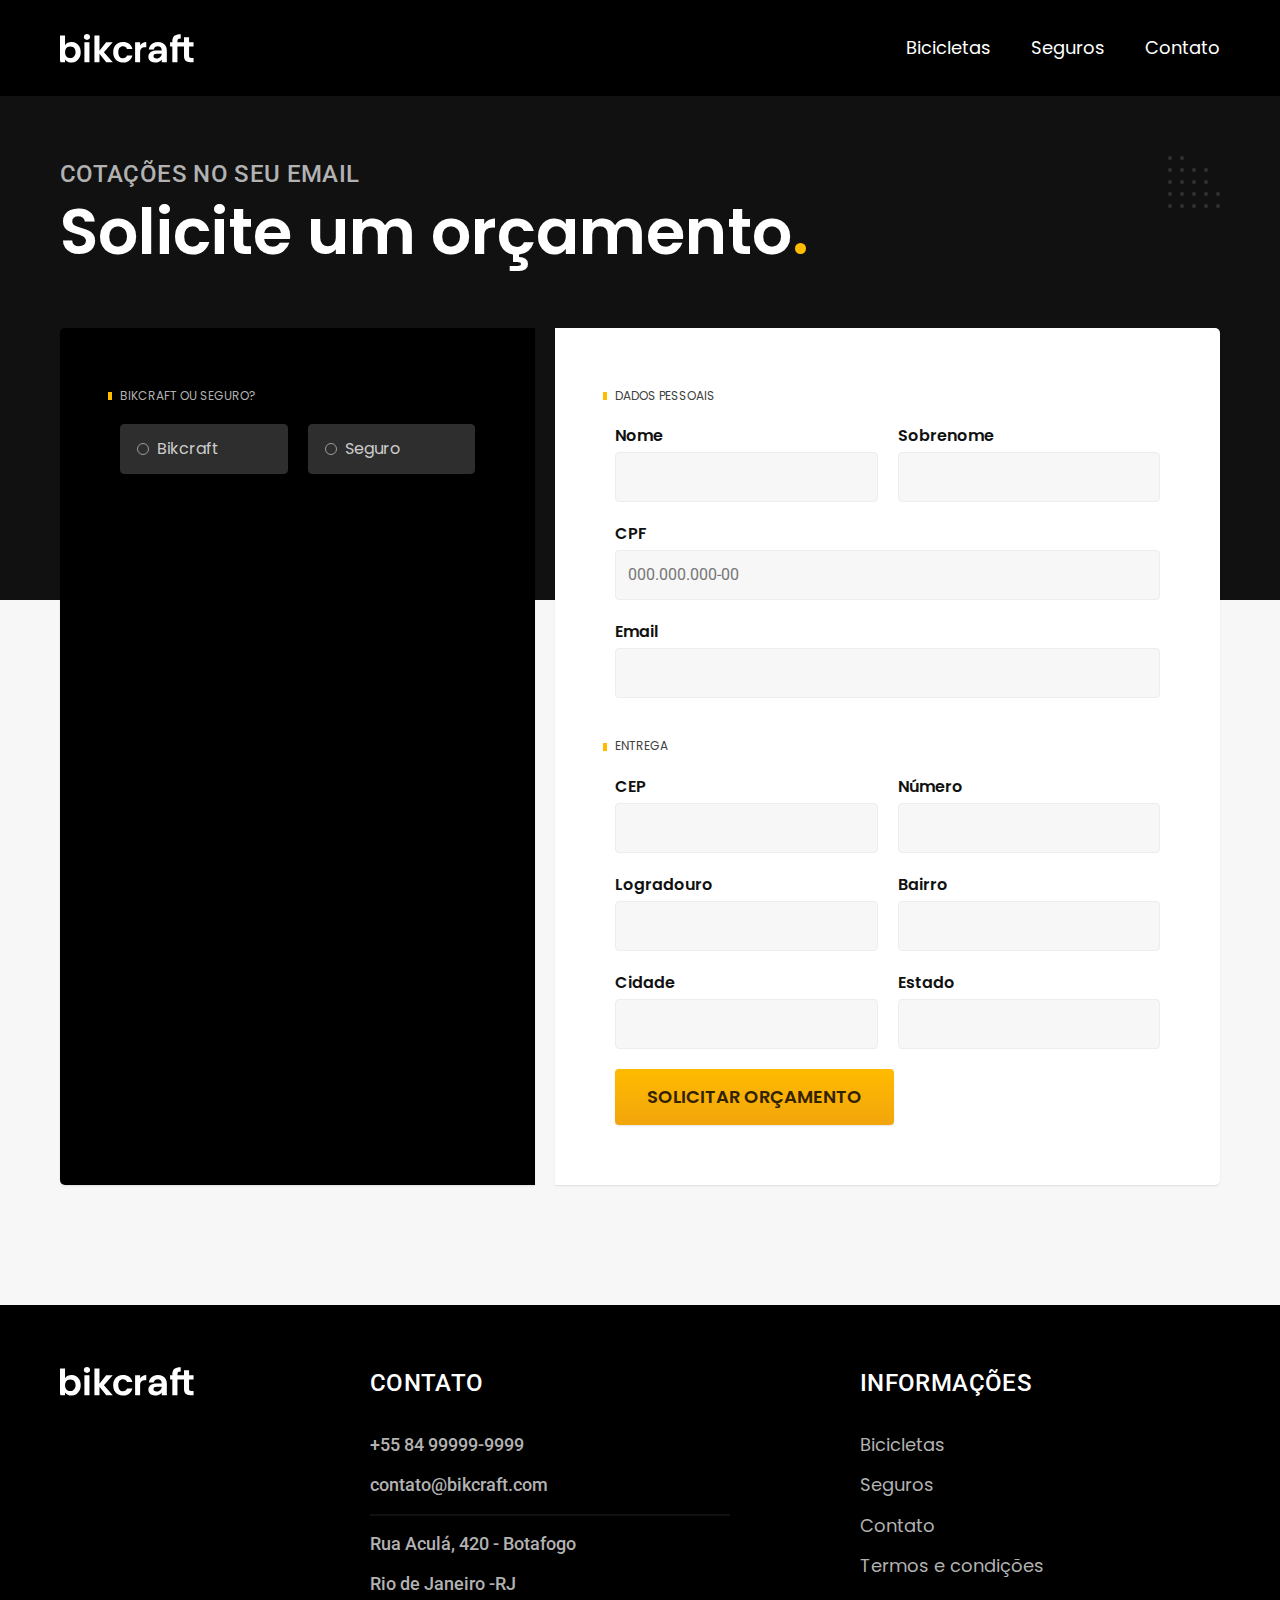
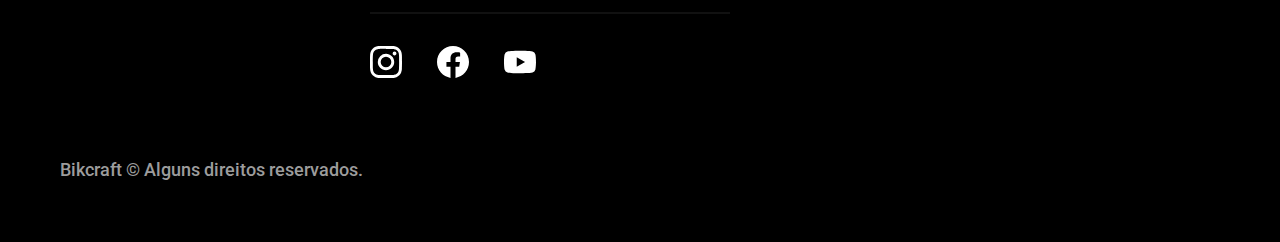
<file: orcamento.html>
<!DOCTYPE html>

<html lang="pt-br">
<head>
  <meta charset="UTF-8">
  <meta name="viewport" content="width=device-width, initial-scale=1.0">

  <title>Orçamento | Bikcraft </title>
  <meta name="description" content="Termos e Condições">

  
       <link rel="icon" href="./favicon.svg" type="img/svg+xml">
  <link rel="preload" href="./css/style.min.css " as="style">
  <link rel="stylesheet" href="./css/style.min.css">



  <link rel="preconnect" href="https://fonts.googleapis.com">
  <link rel="preconnect" href="https://fonts.gstatic.com" crossorigin>
  <link href="https://fonts.googleapis.com/css2?family=Poppins:wght@400;600&
  family=Roboto:wght@400;500&display=swap" rel="stylesheet">
  <link rel="preconnect" href="https://fonts.googleapis.com">
  <link rel="preconnect" href="https://fonts.gstatic.com" crossorigin>
  <link href="https://fonts.googleapis.com/css2?family=Merriweather:ital,
  wght@1,900&family=Poppins:wght@400;600&family=Roboto:wght@400;500&
  display=swap" rel="stylesheet">
  <script>document.documentElement.classList.add('js');</script>
</head>

  <!-- <STYLE>A {text-decoration: none;} </STYLE> -->

<body id="orcamento">
  <header class="header-bg">
    <div class="header container">
      <a href="./">
        <img src="./img/bikcraft.svg" alt="Bikcraft">
      </a><!-- clicar na imagem 'bikcraft' inicial para voltar para home do site -->
       
      <nav aria-label="primária">
        <ul class="header-menu font-1-m cor-0">
          <li><a href="./bicicletas.html">Bicicletas</a></li>
          <li><a href="./seguros.html">Seguros</a></li>
          <li><a href="./contato.html">Contato</a></li>
        </ul>
      </nav>
    </div>
  </header>

  <main>
    <div class="titulo-bg">
      <div class="titulo container">
        <p class="font-2-l-b cor-5">Cotações no seu email</p>
        <h1 class="font-1-xxl cor-0">Solicite um orçamento<span class="cor-p1">.</span></h1>
      </div>
    </div> 

    <form class="orcamento container" action="./">
      <div class="orcamento-produto">
        <h2 class="font-1-xs cor-5">Bikcraft ou Seguro?</h2>

        <input type="radio" name="tipo" value="bikcraft" id="bikcraft">
        <label for="bikcraft">Bikcraft</label>

        <input type="radio" name="tipo" value="seguro" id="seguro">
        <label for="seguro">Seguro</label>
        
        <div class="orcamento-conteudo" id="orcamento-bikcraft">
          <h2 class="font-1-xs cor-5">Escolha a sua</h2>

          <input type="radio" name="produto" value="nimbus" id="nimbus">
          <label for="nimbus">Nimbus Stark <span>R$ 4999</span></label>
          <div class="orcamento-detalhes">
            <ul class="font-1-xs cor-8">
              <li><img src="./img/icones/eletrica.svg" alt="">Motor Elétrico</li>
              <li><img src="./img/icones/carbono.svg" alt="">Fibra de Carbono</li>
              <li><img src="./img/icones/velocidade.svg" alt=""> 50 km/h</li>
              <li><img src="./img/icones/rastreador.svg" alt="">Rastreador</li>
            </ul>
            <img src="./img/bicicletas/nimbus.jpg" alt="Bicicleta preta">
          </div>
          
          <input type="radio" name="produto" value="magic" id="magic">
          <label for="magic">Magic Might <span>R$ 2499</span></label> 
          <div class="orcamento-detalhes">
            <ul class="font-1-xs cor-8">
              <li><img src="./img/icones/eletrica.svg" alt="">Motor Elétrico</li>
              <li><img src="./img/icones/carbono.svg" alt="">Fibra de Carbono</li>
              <li><img src="./img/icones/velocidade.svg" alt=""> 45 km/h</li>
              <li><img src="./img/icones/rastreador.svg" alt="">Rastreador</li>
            </ul>
            <img src="./img/bicicletas/magic.jpg" alt="Bicicleta preta">
          </div>
          
          <input type="radio" name="produto" value="nebula" id="nebula">
          <label for="nebula">Nebula Cosmic <span>R$ 3999</span></label>
          <div class="orcamento-detalhes">
            <ul class="font-1-xs cor-8">
              <li><img src="./img/icones/eletrica.svg" alt="">Motor Elétrico</li>
              <li><img src="./img/icones/carbono.svg" alt="">Fibra de Carbono</li>
              <li><img src="./img/icones/velocidade.svg" alt=""> 40 km/h</li>
              <li><img src="./img/icones/rastreador.svg" alt="">Rastreador</li>
            </ul>
            <img src="./img/bicicletas/nebula.jpg" alt="Bicicleta branca">
          </div>
        </div>

        <div class="orcamento-conteudo" id="orcamento-seguro">
          <h2 class="font-1-xs cor-5">Escolha o plano</h2>

          <input type="radio" name="produto" value="prata" id="prata">
          <label for="prata">Prata <span>R$ 199</span></label>

          <input type="radio" name="produto" value="ouro" id="ouro">
          <label for="ouro">Ouro <span>R$ 299</span></label>
        </div>

        

      </div>
      <div class="orcamento-dados form">
        <h2 class="font-1-xs cor-9 col-2">dados pessoais</h2>
        <div>
          <label for="nome">Nome</label>
          <input type="text" id="nome" name="nome">
        </div>
        <div>
          <label for="sobrenome">Sobrenome</label>
          <input type="text" id="sobrenome" name="sobrenome">
        </div>
        <div class="col-2">
          <label for="cpf">CPF</label>
          <input type="text" id="cpf" name="cpf" placeholder="000.000.000-00">
        </div>
        <div class="col-2">
          <label for="email">Email</label>
          <input type="email" id="email" name="email">
        </div>
        <h2 class="font-1-xs cor-9 col-2">entrega</h2>
        <div>
          <label for="cep">CEP</label>
          <input type="text" id="cep" name="cep">
        </div>
        <div>
          <label for="numero">Número</label>
          <input type="text" id="numero" name="numero">
        </div>
        <div>
          <label for="logradouro">Logradouro</label>
          <input type="text" id="logradouro" name="logradouro">
        </div>
        <div>
          <label for="bairro">Bairro</label>
          <input type="text" id="bairro" name="bairro">
        </div>
        <div>
          <label for="cidade">Cidade</label>
          <input type="text" id="cidade" name="cidade">
        </div>
        <div>
          <label for="estado">Estado</label>
          <input type="text" id="estado" name="estado">
        </div>
        <button class="botao col-2">Solicitar Orçamento</button>
        
      </div>
    </form>
  </main>

  <footer class="footer-bg">
    <div class="footer container">
      <img src="./img/bikcraft.svg" alt="bikcraft">
      <div class="footer-contato">
        <h3 class="font-2-l-b cor-0">Contato</h3>
        <ul class="font-2-m cor-5">
          <li><a href="tel:+5584999999999">+55 84 99999-9999</a></li>
          <li><a href="mailto:contato@bikcraft.com">contato@bikcraft.com</a></li>
          <li>Rua Aculá, 420 - Botafogo</li>
          <li>Rio de Janeiro -RJ</li>
        </ul>
        <div class="footer-redes">
          <a href="./">
            <img src="./img/redes/instagram.svg" alt="Instagram">
          </a>
          <a href="./">
            <img src="./img/redes/facebook.svg" alt="Facebook">
          </a>
          <a href="./">
            <img src="./img/redes/youtube.svg" alt="Youtube">
          </a>
        </div>

      </div>
      <div class="footer-informacoes">
        <h3 class="font-2-l-b cor-0">Informações</h3>
        <nav>
          <ul class="font-1-m cor-5">
            <li><a href="./bicicletas.html">Bicicletas</a></li>
            <li><a href="./seguros.html">Seguros</a></li>
            <li><a href="./contato.html">Contato</a></li>
            <li><a href="./termos.html">Termos e condições</a></li>
          </ul>
        </nav>
      </div>
      <p class="footer-copy font-2-m cor-6">Bikcraft © Alguns direitos reservados.</p>
    </div>

  </footer>

   <script src="./js/script.js"></script>
</body>

</html>
</file>
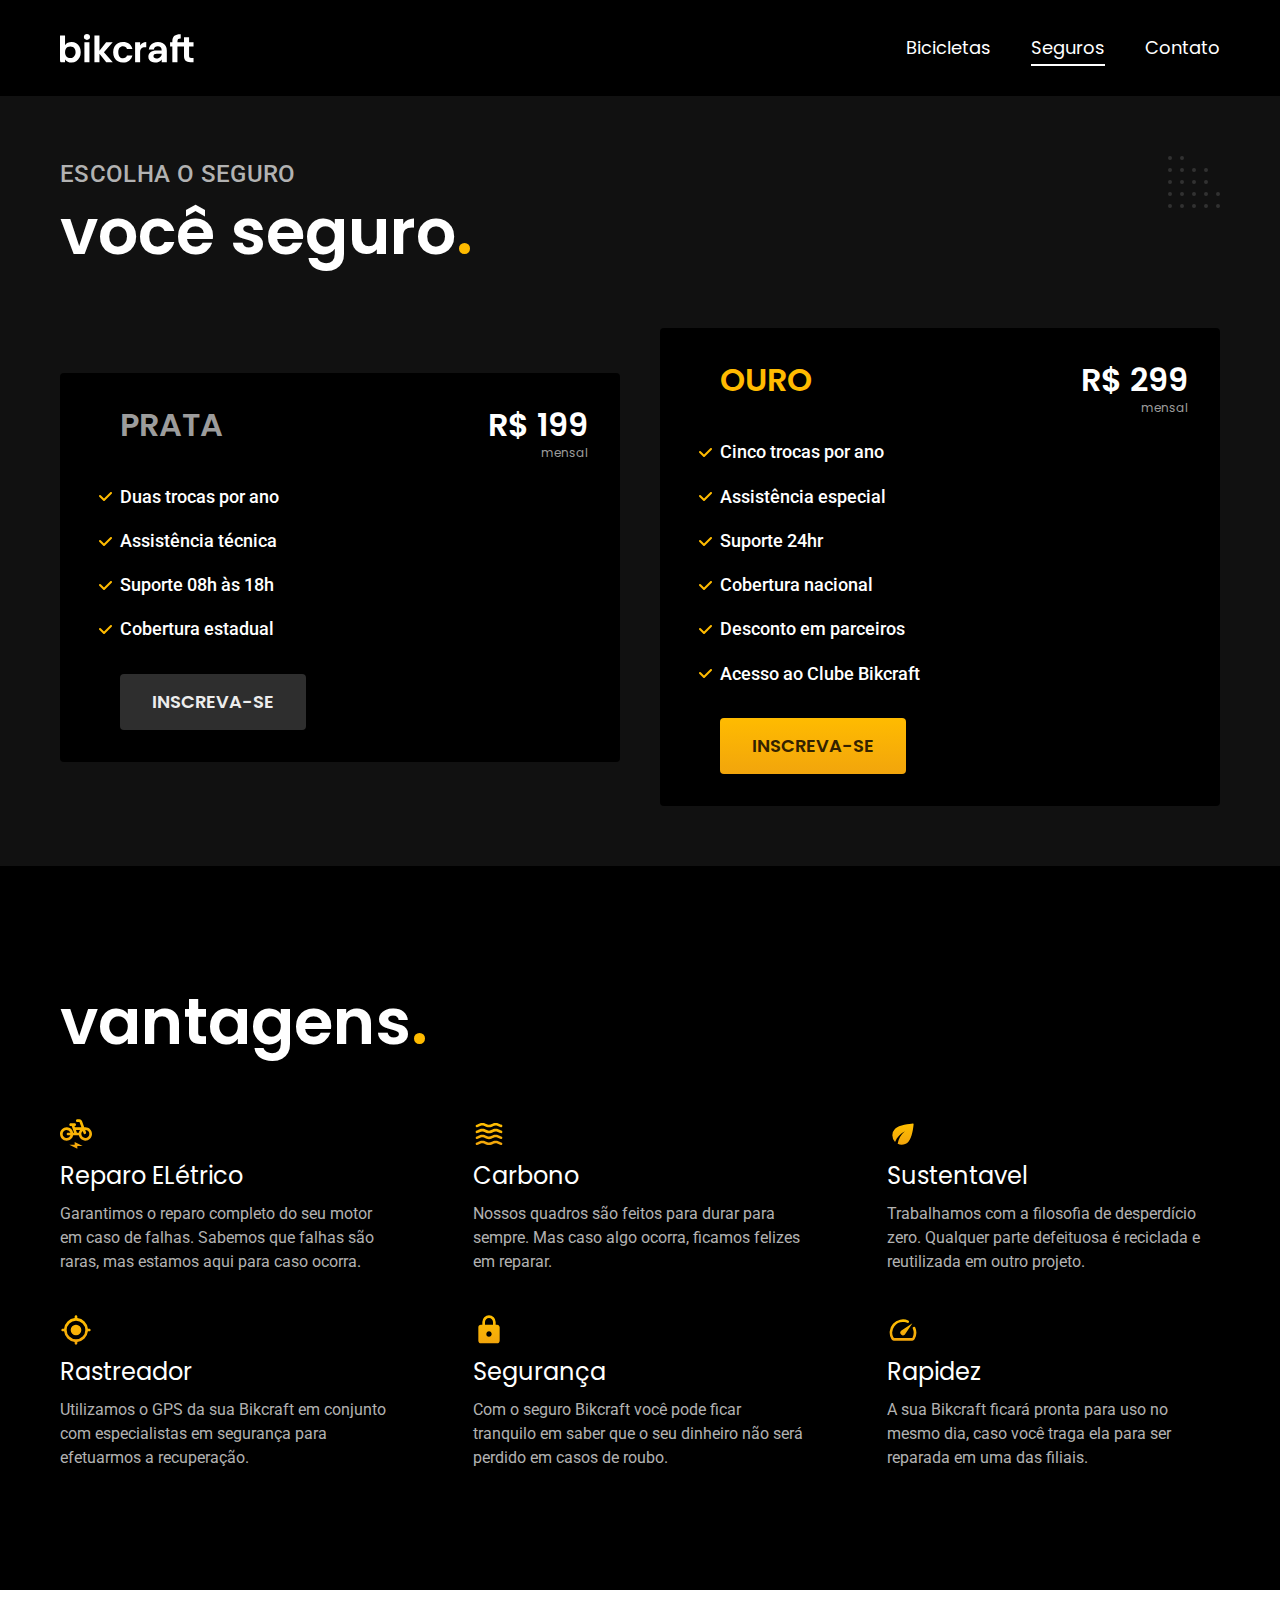
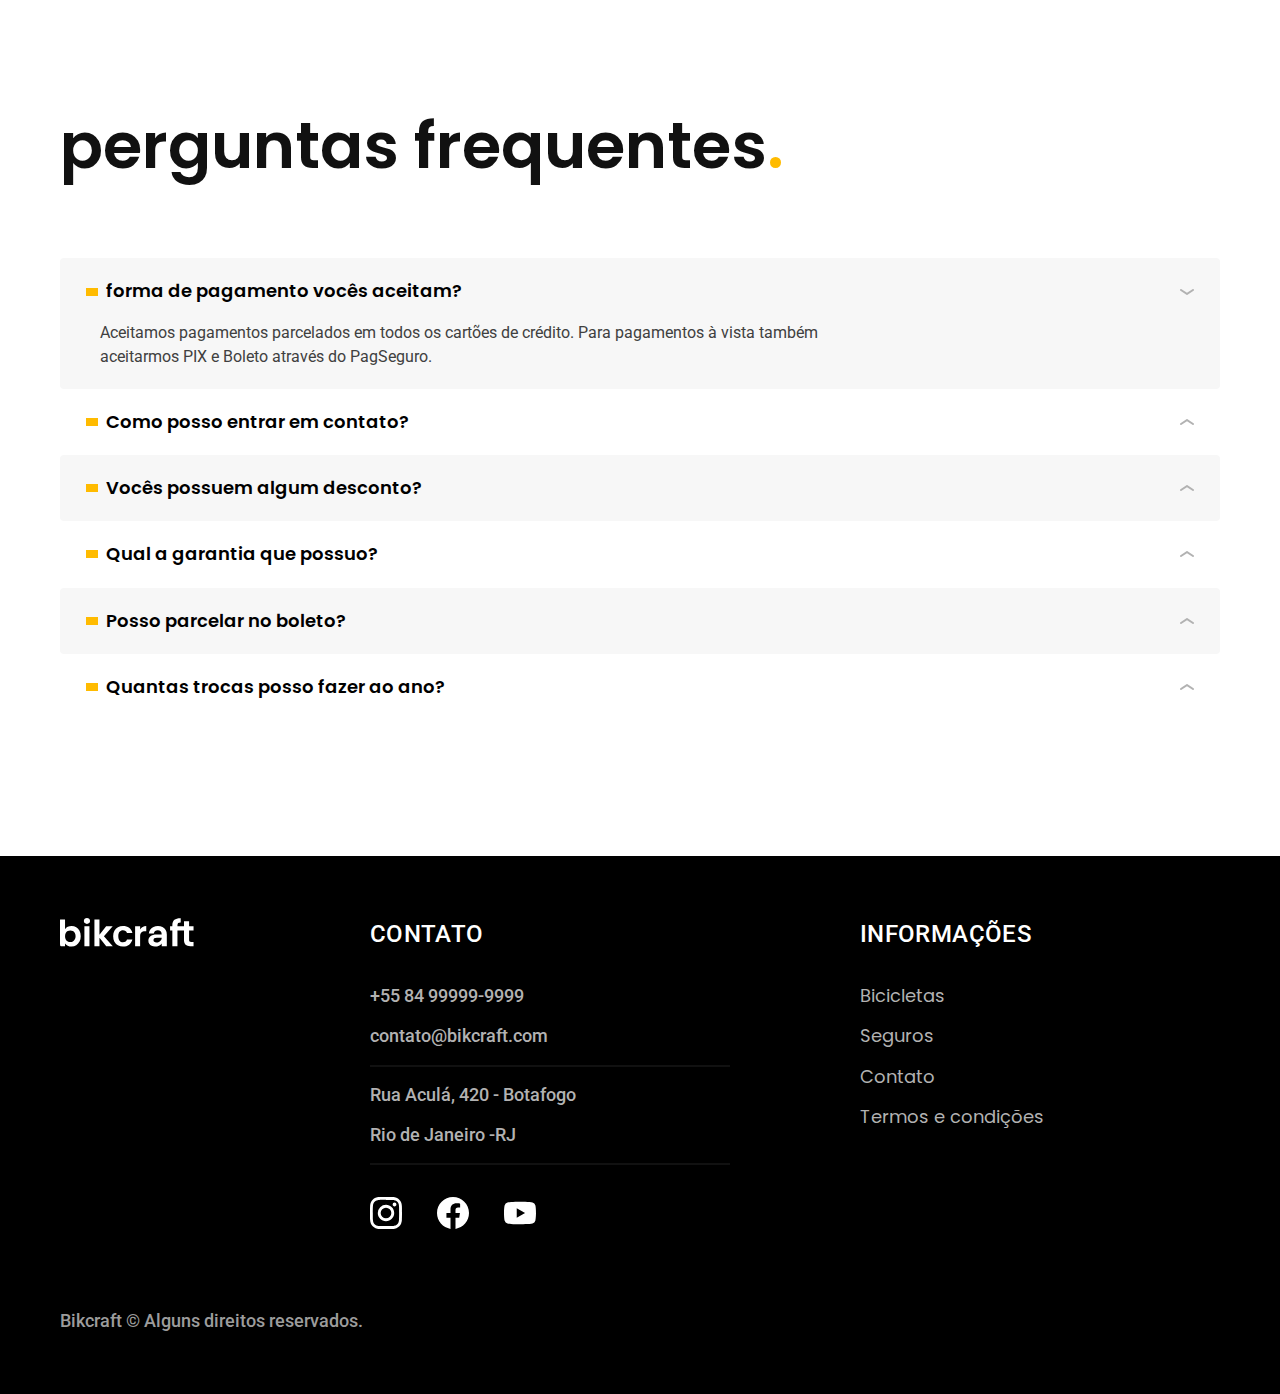
<file: seguros.html>
<!DOCTYPE html>

<html lang="pt-br">
<head>
  <meta charset="UTF-8">
  <meta name="viewport" content="width=device-width, initial-scale=1.0">

  <title>Seguros | Bikcraft </title>
  <meta name="description" content="Termos e Condições">

  
       <link rel="icon" href="./favicon.svg" type="img/svg+xml">
  <link rel="preload" href="./css/style.min.css " as="style">
  <link rel="stylesheet" href="./css/style.min.css">



  <link rel="preconnect" href="https://fonts.googleapis.com">
  <link rel="preconnect" href="https://fonts.gstatic.com" crossorigin>
  <link href="https://fonts.googleapis.com/css2?family=Poppins:wght@400;600&
  family=Roboto:wght@400;500&display=swap" rel="stylesheet">
  <link rel="preconnect" href="https://fonts.googleapis.com">
  <link rel="preconnect" href="https://fonts.gstatic.com" crossorigin>
  <link href="https://fonts.googleapis.com/css2?family=Merriweather:ital,
  wght@1,900&family=Poppins:wght@400;600&family=Roboto:wght@400;500&
  display=swap" rel="stylesheet">
  <script>document.documentElement.classList.add('js');</script>
</head>

  <!-- <STYLE>A {text-decoration: none;} </STYLE> -->

<body id="seguros">
  <header class="header-bg">
    <div class="header container">
      <a href="./">
        <img src="./img/bikcraft.svg" alt="Bikcraft">
      </a><!-- clicar na imagem 'bikcraft' inicial para voltar para home do site -->
       
      <nav aria-label="primária">
        <ul class="header-menu font-1-m cor-0">
          <li><a href="./bicicletas.html">Bicicletas</a></li>
          <li><a href="./seguros.html">Seguros</a></li>
          <li><a href="./contato.html">Contato</a></li>
        </ul>
      </nav>
    </div>
  </header>

  <main class="seguros-bg">
    <div class="titulo-bg">
      <div class="titulo container">
        <p class="font-2-l-b cor-5">Escolha o seguro</p>
        <h1 class="font-1-xxl cor-0">você seguro<span class="cor-p1">.</span></h1>
      </div>
    </div>

      <div class="seguros container">
        <div class="seguros-item fadeInLeft" data-anime="200">
          <h3 class="font-1-xl cor-6">PRATA</h3>
          <span class="font-1-xl cor-0">R$ 199 <span class="font-1-xs cor-6">mensal</span></span>
          <ul class="font-2-m cor-0">
            <li>Duas trocas por ano</li>
            <li>Assistência técnica</li>
            <li>Suporte 08h às 18h</li>
            <li>Cobertura estadual</li>
          </ul>
          <a class="botao secundario" cor href="./orcamento.html?tipo=seguro&produto=prata">Inscreva-se</a>
        </div>
  
        <div class="seguros-item fadeInRight" data-anime="400">
          <h3 class="font-1-xl cor-p1">OURO</h3>
          <span class="font-1-xl cor-0">R$ 299 <span class="font-1-xs cor-6">mensal</span></span>
          <ul class="font-2-m cor-0">
            <li>Cinco trocas por ano</li>
            <li>Assistência especial</li>
            <li>Suporte 24hr</li>
            <li>Cobertura nacional</li>
            <li>Desconto em parceiros</li>
            <li>Acesso ao Clube Bikcraft</li>
          </ul>
          <a class="botao" href="./orcamento.html?tipo=seguro&
          produto=ouro">Inscreva-se</a>
        </div>
      </div>
  
  </main>

  <article class="vantagens-bg">
    <div class="vantagens container">
      <h2 class="font-1-xxl cor-0">vantagens<span class="cor-p1">.</span></h2>
      <ul>
        <li>
          <img src="img/icones/eletrica.svg" alt="">
          <h3 class="font-1-l cor-0">Reparo ELétrico</h3>
          <p class="font-2-s cor-5">Garantimos o reparo completo do seu motor em caso de 
          falhas. Sabemos que falhas são raras, mas estamos aqui para
          caso ocorra.</p>
        </li>
        <li>
          <img src="img/icones/carbono.svg" alt="">
          <h3 class="font-1-l cor-0">Carbono</h3>
          <p class="font-2-s cor-5">Nossos quadros são feitos para durar para sempre. 
          Mas caso algo ocorra, ficamos felizes em reparar.</p>
        </li>
        <li>
          <img src="img/icones/sustentavel.svg" alt="">
          <h3 class="font-1-l cor-0">Sustentavel</h3>
          <p class="font-2-s cor-5">Trabalhamos com a filosofia de desperdício zero. 
          Qualquer parte defeituosa é reciclada e reutilizada em 
          outro projeto.</p>
        </li>
        <li>
          <img src="img/icones/rastreador.svg" alt="">
          <h3 class="font-1-l cor-0">Rastreador</h3>
          <p class="font-2-s cor-5">Utilizamos o GPS da sua Bikcraft em conjunto com 
          especialistas em segurança para efetuarmos a recuperação.</p>
        </li>
        <li>
          <img src="img/icones/seguro.svg" alt="">
          <h3 class="font-1-l cor-0">Segurança</h3>
          <p class="font-2-s cor-5">Com o seguro Bikcraft você pode ficar tranquilo 
          em saber que o seu dinheiro não será perdido em casos de roubo.</p>
        </li>
        <li>
          <img src="img/icones/velocidade.svg" alt="">
          <h3 class="font-1-l cor-0">Rapidez</h3>
          <p class="font-2-s cor-5">A sua Bikcraft ficará pronta para uso no 
            mesmo dia, caso você traga ela para ser reparada em uma 
            das filiais.</p>
        </li>
      </ul>
    </div>
  </article>

  <article class="perguntas container">
    <h2 class="font-1-xxl">perguntas frequentes<span class="cor-p1">.</span></h2>
    
    <dl>
      <div>
      <dt><button class="font-1-m-b" aria-controls="pergunta1" aria-expanded="true">forma de pagamento vocês aceitam?</button></dt>
      <dd id="pergunta1" class="font-2-s cor-9 ativa">Aceitamos pagamentos parcelados em todos os cartões de 
      crédito. Para pagamentos à vista também aceitarmos PIX e Boleto 
      através do PagSeguro.</dd>
    </div>
    <div>
      <dt><button class="font-1-m-b" aria-controls="pergunta2" aria-expanded="false">Como posso entrar em contato?</button></dt>
      <dd id="pergunta2" class="font-2-s cor-9">Aceitamos pagamentos parcelados em todos os cartões de 
      crédito. Para pagamentos à vista também aceitarmos PIX e Boleto 
      através do PagSeguro.</dd>
    </div>
    <div>
      <dt><button class="font-1-m-b" aria-controls="pergunta3" aria-expanded="false">Vocês possuem algum desconto?</button></dt>
      <dd id="pergunta3" class="font-2-s cor-9">Aceitamos pagamentos parcelados em todos os cartões de 
      crédito. Para pagamentos à vista também aceitarmos PIX e Boleto 
      através do PagSeguro.</dd>
    </div>
    <div>
      <dt><button class="font-1-m-b" aria-controls="pergunta4" aria-expanded="false">Qual a garantia que possuo?</button></dt>
      <dd id="pergunta4" class="font-2-s cor-9">Aceitamos pagamentos parcelados em todos os cartões de 
      crédito. Para pagamentos à vista também aceitarmos PIX e Boleto 
      através do PagSeguro.</dd>
    </div>
    <div>
      <dt><button class="font-1-m-b" aria-controls="pergunta5" aria-expanded="false">Posso parcelar no boleto?</button></dt>
      <dd id="pergunta5" class="font-2-s cor-9">Aceitamos pagamentos parcelados em todos os cartões de 
      crédito. Para pagamentos à vista também aceitarmos PIX e Boleto 
      através do PagSeguro.</dd>
    </div>
    <div>
      <dt><button class="font-1-m-b" aria-controls="pergunta6" aria-expanded="false">Quantas trocas posso fazer ao ano?</button></dt>
      <dd id="pergunta6" class="font-2-s cor-9">Aceitamos pagamentos parcelados em todos os cartões de 
      crédito. Para pagamentos à vista também aceitarmos PIX e Boleto 
      através do PagSeguro.</dd>
    </div>
    </dl>

  </article>

  <footer class="footer-bg">
    <div class="footer container">
      <img src="./img/bikcraft.svg" alt="bikcraft">
      <div class="footer-contato">
        <h3 class="font-2-l-b cor-0">Contato</h3>
        <ul class="font-2-m cor-5">
          <li><a href="tel:+5584999999999">+55 84 99999-9999</a></li>
          <li><a href="mailto:contato@bikcraft.com">contato@bikcraft.com</a></li>
          <li>Rua Aculá, 420 - Botafogo</li>
          <li>Rio de Janeiro -RJ</li>
        </ul>
        <div class="footer-redes">
          <a href="./">
            <img src="./img/redes/instagram.svg" alt="Instagram">
          </a>
          <a href="./">
            <img src="./img/redes/facebook.svg" alt="Facebook">
          </a>
          <a href="./">
            <img src="./img/redes/youtube.svg" alt="Youtube">
          </a>
        </div>

      </div>
      <div class="footer-informacoes">
        <h3 class="font-2-l-b cor-0">Informações</h3>
        <nav>
          <ul class="font-1-m cor-5">
            <li><a href="./bicicletas.html">Bicicletas</a></li>
            <li><a href="./seguros.html">Seguros</a></li>
            <li><a href="./contato.html">Contato</a></li>
            <li><a href="./termos.html">Termos e condições</a></li>
          </ul>
        </nav>
      </div>
      <p class="footer-copy font-2-m cor-6">Bikcraft © Alguns direitos reservados.</p>
    </div>

  </footer>

  <script src="./js/plugins/simple-anime.js"></script>
   <script src="./js/script.js"></script>
</body>

</html>
</file>
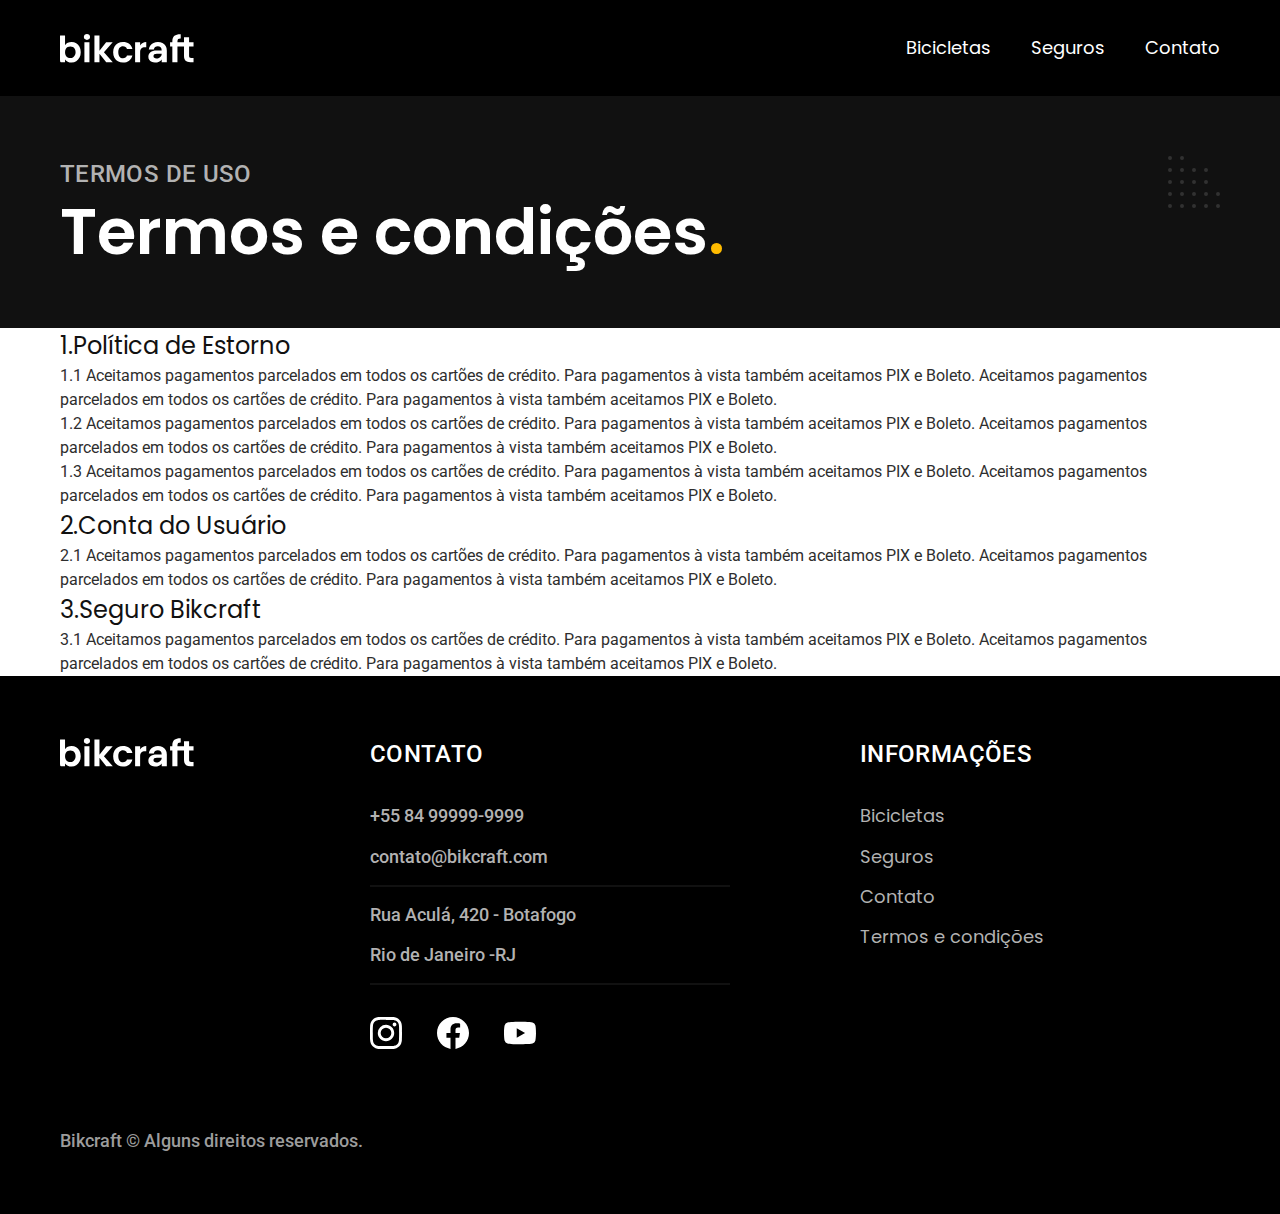
<file: termos.html>
<!DOCTYPE html>

<html lang="pt-br">
<head>
  <meta charset="UTF-8">
  <meta name="viewport" content="width=device-width, initial-scale=1.0">

  <title>Termos e Condições | Bikcraft </title>
  <meta name="description" content="Termos e Condições">

  
       <link rel="icon" href="./favicon.svg" type="img/svg+xml">
  <link rel="preload" href="./css/style.min.css " as="style">
  <link rel="stylesheet" href="./css/style.min.css">



  <link rel="preconnect" href="https://fonts.googleapis.com">
  <link rel="preconnect" href="https://fonts.gstatic.com" crossorigin>
  <link href="https://fonts.googleapis.com/css2?family=Poppins:wght@400;600&
  family=Roboto:wght@400;500&display=swap" rel="stylesheet">
  <link rel="preconnect" href="https://fonts.googleapis.com">
  <link rel="preconnect" href="https://fonts.gstatic.com" crossorigin>
  <link href="https://fonts.googleapis.com/css2?family=Merriweather:ital,
  wght@1,900&family=Poppins:wght@400;600&family=Roboto:wght@400;500&
  display=swap" rel="stylesheet">
  <script>document.documentElement.classList.add('js');</script>
</head>

  <!-- <STYLE>A {text-decoration: none;} </STYLE> -->

<body id="termos">
  <header class="header-bg">
    <div class="header container">
      <a href="./">
        <img src="./img/bikcraft.svg" alt="Bikcraft">
      </a><!-- clicar na imagem 'bikcraft' inicial para voltar para home do site -->
       
      <nav aria-label="primária">
        <ul class="header-menu font-1-m cor-0">
          <li><a href="./bicicletas.html">Bicicletas</a></li>
          <li><a href="./seguros.html">Seguros</a></li>
          <li><a href="./contato.html">Contato</a></li>
        </ul>
      </nav>
    </div>
  </header>

  <main>
    <div class="titulo-bg">
      <div class="titulo container">
        <p class="font-2-l-b cor-5">Termos de uso</p>
        <h1 class="font-1-xxl cor-0">Termos e condições<span class="cor-p1">.</span></h1>
      </div>

    </div>

    <div class="termos font-2-s cor-10 container">
      <h2 class="font-1-l cor-11">1.Política de Estorno</h2>
      <p>1.1 Aceitamos pagamentos parcelados em todos os cartões de crédito. 
      Para pagamentos à vista também aceitamos PIX e Boleto. Aceitamos pagamentos 
      parcelados em todos os cartões de crédito. Para pagamentos à vista também 
      aceitamos PIX e Boleto.</p>
      <p>1.2 Aceitamos pagamentos parcelados em todos os cartões de crédito. 
      Para pagamentos à vista também aceitamos PIX e Boleto. Aceitamos pagamentos 
      parcelados em todos os cartões de crédito. Para pagamentos à vista também
      aceitamos PIX e Boleto.</p>
      <p>1.3 Aceitamos pagamentos parcelados em todos os cartões de crédito. 
      Para pagamentos à vista também aceitamos PIX e Boleto. Aceitamos pagamentos 
      parcelados em todos os cartões de crédito. Para pagamentos à vista também
      aceitamos PIX e Boleto.</p>
      <h2 class="font-1-l cor-11">2.Conta do Usuário</h2>
      <p>2.1 Aceitamos pagamentos parcelados em todos os cartões de crédito. 
      Para pagamentos à vista também aceitamos PIX e Boleto. Aceitamos pagamentos 
      parcelados em todos os cartões de crédito. Para pagamentos à vista também
      aceitamos PIX e Boleto.</p>
      <h2 class="font-1-l cor-11">3.Seguro Bikcraft</h2>
      <p>3.1 Aceitamos pagamentos parcelados em todos os cartões de crédito. 
      Para pagamentos à vista também aceitamos PIX e Boleto. Aceitamos pagamentos 
      parcelados em todos os cartões de crédito. Para pagamentos à vista também
      aceitamos PIX e Boleto.</p>

      


    </div>
  </main>

  <footer class="footer-bg">
    <div class="footer container">
      <img src="./img/bikcraft.svg" alt="bikcraft">
      <div class="footer-contato">
        <h3 class="font-2-l-b cor-0">Contato</h3>
        <ul class="font-2-m cor-5">
          <li><a href="tel:+5584999999999">+55 84 99999-9999</a></li>
          <li><a href="mailto:contato@bikcraft.com">contato@bikcraft.com</a></li>
          <li>Rua Aculá, 420 - Botafogo</li>
          <li>Rio de Janeiro -RJ</li>
        </ul>
        <div class="footer-redes">
          <a href="./">
            <img src="./img/redes/instagram.svg" alt="Instagram">
          </a>
          <a href="./">
            <img src="./img/redes/facebook.svg" alt="Facebook">
          </a>
          <a href="./">
            <img src="./img/redes/youtube.svg" alt="Youtube">
          </a>
        </div>

      </div>
      <div class="footer-informacoes">
        <h3 class="font-2-l-b cor-0">Informações</h3>
        <nav>
          <ul class="font-1-m cor-5">
            <li><a href="./bicicletas.html">Bicicletas</a></li>
            <li><a href="./seguros.html">Seguros</a></li>
            <li><a href="./contato.html">Contato</a></li>
            <li><a href="./termos.html">Termos e condições</a></li>
          </ul>
        </nav>
      </div>
      <p class="footer-copy font-2-m cor-6">Bikcraft © Alguns direitos reservados.</p>
    </div>

  </footer>

   <script src="./js/script.js"></script>
</body>

</html>
</file>
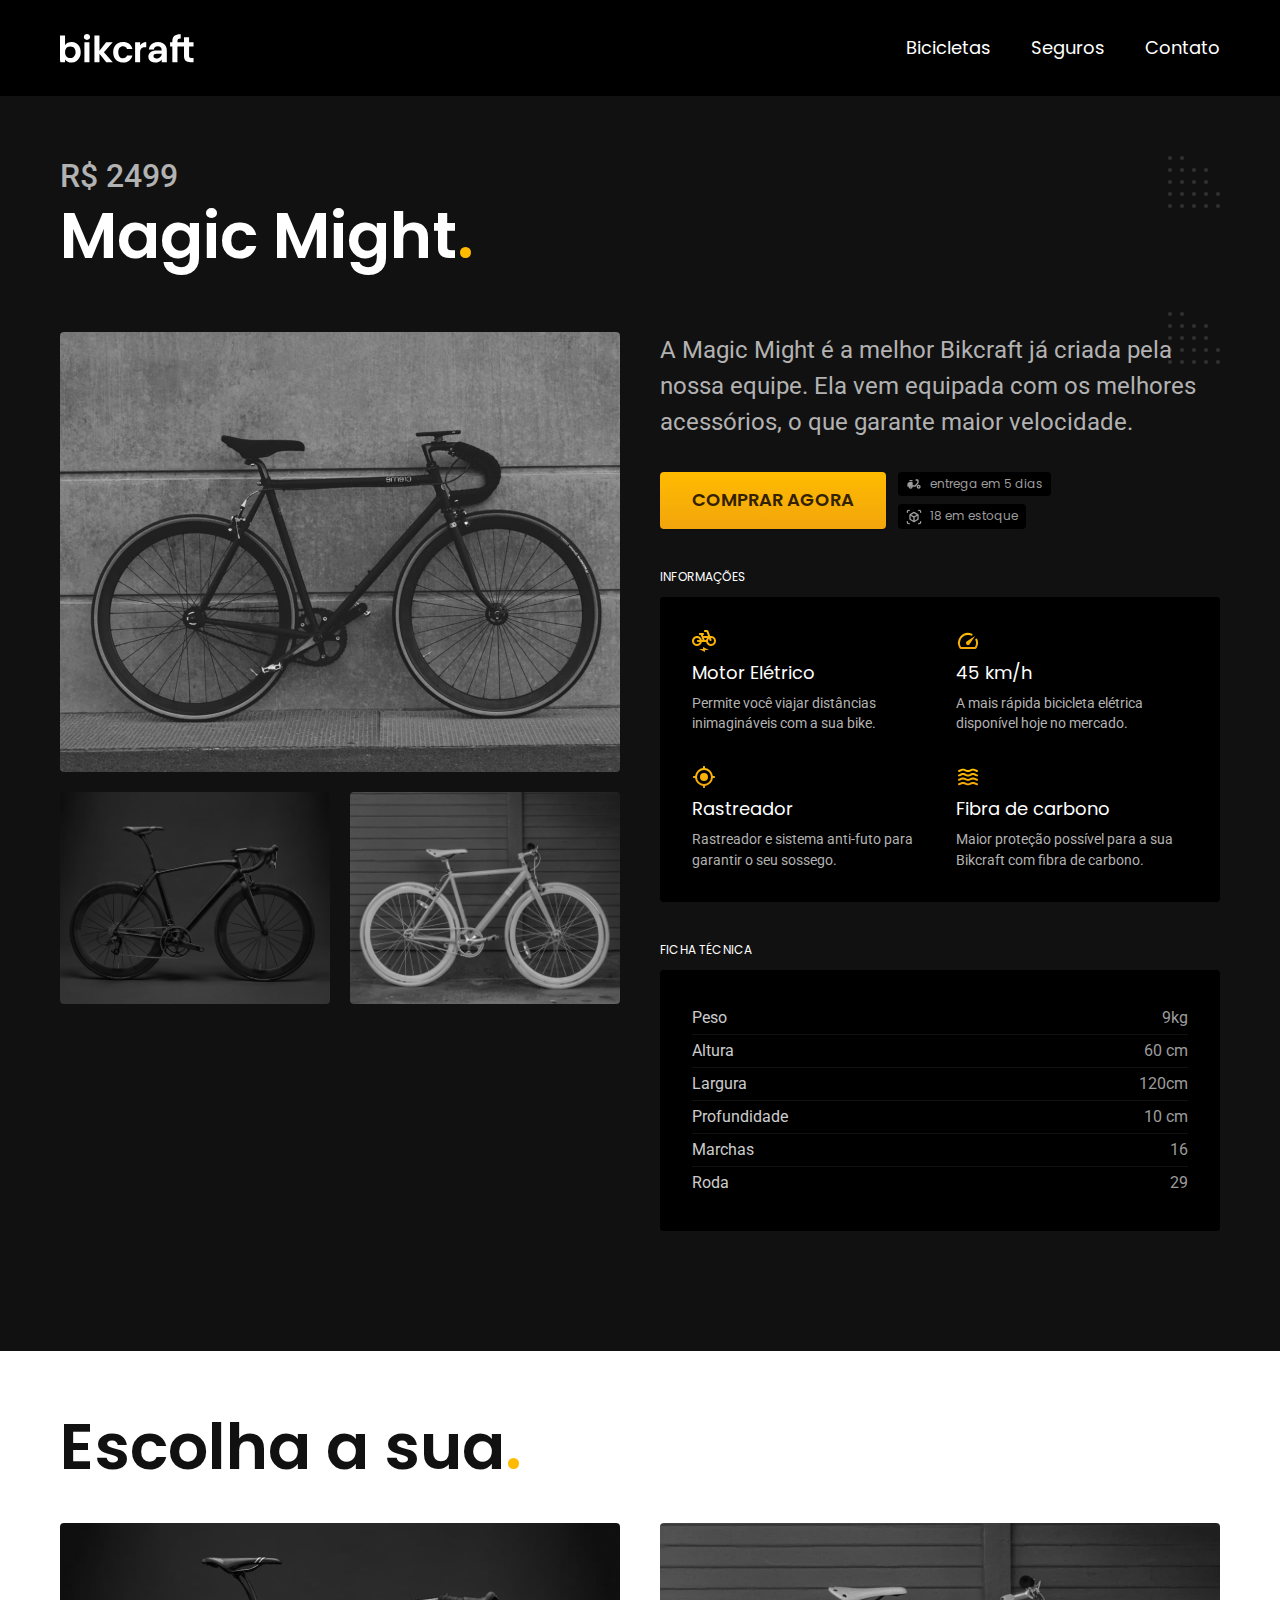
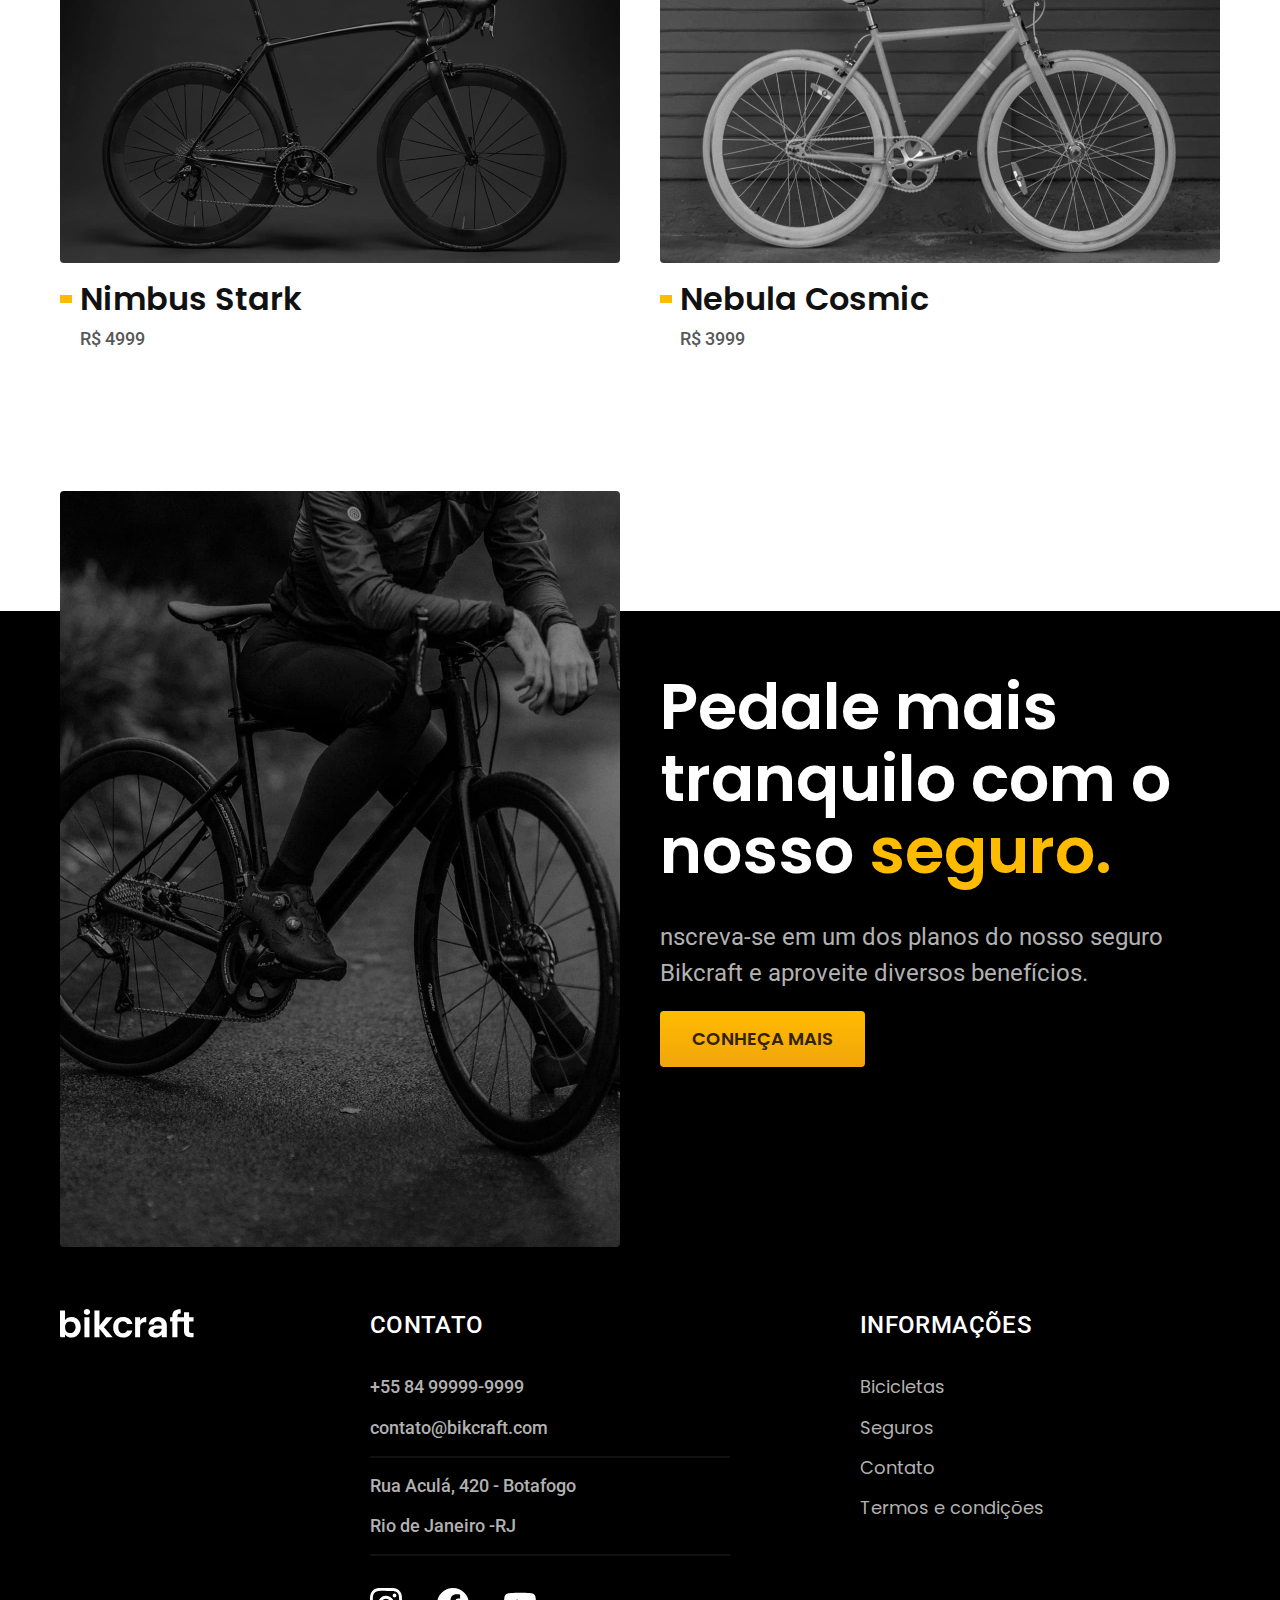
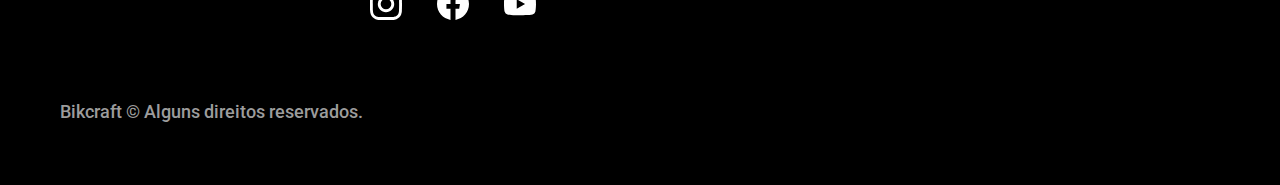
<file: bicicletas/magic.html>
<!DOCTYPE html>

<html lang="pt-br">
<head>
  <meta charset="UTF-8">
  <meta name="viewport" content="width=device-width, initial-scale=1.0">

  <title>Magic | Bikcraft </title>
  <meta name="description" content="Termos e Condições">

  <link rel="icon" href="../favicon.svg" type="img/svg+xml">
  <link rel="stylesheet" href="../css/style.min.css">


  <link rel="preconnect" href="https://fonts.googleapis.com">
  <link rel="preconnect" href="https://fonts.gstatic.com" crossorigin>
  <link href="https://fonts.googleapis.com/css2?family=Poppins:wght@400;600&
  family=Roboto:wght@400;500&display=swap" rel="stylesheet">
  <link rel="preconnect" href="https://fonts.googleapis.com">
  <link rel="preconnect" href="https://fonts.gstatic.com" crossorigin>
  <link href="https://fonts.googleapis.com/css2?family=Merriweather:ital,
  wght@1,900&family=Poppins:wght@400;600&family=Roboto:wght@400;500&
  display=swap" rel="stylesheet">
  <script>document.documentElement.classList.add('js');</script>
</head>

  <!-- <STYLE>A {text-decoration: none;} </STYLE> -->

<body id="bicicleta">
  <header class="header-bg">
    <div class="header container">
      <a href="../">
        <img src="../img/bikcraft.svg" alt="Bikcraft">
      </a><!-- clicar na imagem 'bikcraft' inicial para voltar para home do site -->
       
      <nav aria-label="primária">
        <ul class="header-menu font-1-m cor-0">
          <li><a href="../bicicletas.html">Bicicletas</a></li>
          <li><a href="../seguros.html">Seguros</a></li>
          <li><a href="../contato.html">Contato</a></li>
        </ul>
      </nav>
    </div>
  </header>

  <main class="titulo-bg">
    <div >
      <div class="titulo container">
        <p class="font-2-xl cor-5">R$ 2499</p>
        <h1 class="font-1-xxl cor-0">Magic Might<span class="cor-p1">.</span></h1>
      </div>
    </div>
    <div class="bicicleta container">
      <div class="bicicleta-imagens">
        <img src="../img/bicicleta/nimbus2.jpg" alt="Bicicleta 1">
        <img src="../img/bicicleta/nimbus1.jpg" alt="Bicicleta 2">
        <img src="../img/bicicleta/nimbus3.jpg" alt="Bicicleta 3">
      </div>
      <div class="bicicleta-conteudo">
        <p class="font-2-l cor-5">A Magic Might é a melhor Bikcraft já criada pela 
        nossa equipe. Ela vem equipada com os melhores acessórios, o que 
        garante maior velocidade.</p>
        <div class="bicicleta-comprar">
          <a class="botao" href="../orcamento.html?tipo=bikcraft&produto=magic">Comprar Agora</a>
          <span class="font-1-xs cor-6"><img src="../img/icones/entrega.svg"
          alt=""> entrega em 5 dias</span>
          <span class="font-1-xs cor-6"><img src="../img/icones/estoque.svg"
          alt=""> 18 em estoque</span>
        </div>
      
        <h2 class="font-1-xs cor-0">Informações</h2>
        <ul class="bicicleta-informacoes">
          <li>
            <img src="../img/icones/eletrica.svg" alt="">
            <h3 class="font-1-m cor-0"> Motor Elétrico</h3>
            <p class="font-2-xs cor-5">Permite você viajar distâncias
            inimagináveis com a sua bike.
            </p>
          </li>
          <li>
            <img src="../img/icones/velocidade.svg" alt="">
            <h3 class="font-1-m cor-0"> 45 km/h</h3>
            <p class="font-2-xs cor-5">A mais rápida bicicleta elétrica
            disponível hoje no mercado.
            </p>
          </li>
          <li>
            <img src="../img/icones/rastreador.svg" alt="">
            <h3 class="font-1-m cor-0"> Rastreador</h3>
            <p class="font-2-xs cor-5">Rastreador e sistema anti-futo
            para garantir o seu sossego.
            </p>
          </li>
          <li>
            <img src="../img/icones/carbono.svg" alt="">
            <h3 class="font-1-m cor-0"> Fibra de carbono</h3>
            <p class="font-2-xs cor-5">Maior proteção possível 
            para a sua Bikcraft com fibra de carbono.</p>
          </li>
        </ul>
        <h2 class="font-1-xs cor-0">Ficha técnica</h2>
        <ul class="bicicleta-ficha font-2-s cor-4">
          <li>Peso <span>9kg</span></li>
          <li>Altura <span>60 cm</span></li>
          <li>Largura <span>120cm</span></li>
          <li>Profundidade <span>10 cm</span></li>
          <li>Marchas <span>16</span></li>
          <li>Roda<span>29</span></li>
        </ul>
      </div>
    </div>

  </main>

  <article class="bicicletas-lista container">
    <h2 class="font-1-xxl">Escolha a sua<span class="cor-p1">.</span></h2>
    <ul>
      <li>
        <a href="./nimbus.html">
          <img src="../img/bicicletas/nimbus.jpg" alt="Bicicleta Preta">
          <h3 class="font-1-xl">Nimbus Stark</h3>
          <span class="font-2-m cor-8">R$ 4999</span>
        </a>
      </li>
      <li>
        <a href="./nebula.html">
          <img src="../img/bicicletas/nebula.jpg" alt="Bicicleta Preta">
          <h3 class="font-1-xl">Nebula Cosmic</h3>
          <span class="font-2-m cor-8">R$ 3999</span>
        </a>
      </li>
    </ul>
  </article>

  <article class="seguro-bg">
    <div class="seguro container">
      <div class="seguro-imagem">
        <img src="../img/fotos/seguros.jpg" alt="Pessoa parada em cima
        de uma bicicleta.">
      </div>
      <div class="seguro-conteudo">
        <h2 class="font-1-xxl cor-0">Pedale mais tranquilo com o nosso
        <span class="cor-p1">seguro.</span></h2>
        <p class="font-2-l cor-5">nscreva-se em um dos planos do nosso seguro Bikcraft e 
        aproveite diversos benefícios.</p>
        <a class="botao" href="../seguros.html">Conheça mais</a>
      </div>
    </div>

  </article>

  <footer class="footer-bg">
    <div class="footer container">
      <img src="../img/bikcraft.svg" alt="bikcraft">
      <div class="footer-contato">
        <h3 class="font-2-l-b cor-0">Contato</h3>
        <ul class="font-2-m cor-5">
          <li><a href="tel:+5584999999999">+55 84 99999-9999</a></li>
          <li><a href="mailto:contato@bikcraft.com">contato@bikcraft.com</a></li>
          <li>Rua Aculá, 420 - Botafogo</li>
          <li>Rio de Janeiro -RJ</li>
        </ul>
        <div class="footer-redes">
          <a href="../">
            <img src="../img/redes/instagram.svg" alt="Instagram">
          </a>
          <a href="../">
            <img src="../img/redes/facebook.svg" alt="Facebook">
          </a>
          <a href="../">
            <img src="../img/redes/youtube.svg" alt="Youtube">
          </a>
        </div>

      </div>
      <div class="footer-informacoes">
        <h3 class="font-2-l-b cor-0">Informações</h3>
        <nav>
          <ul class="font-1-m cor-5">
            <li><a href="../bicicletas.html">Bicicletas</a></li>
            <li><a href="../seguros.html">Seguros</a></li>
            <li><a href="../contato.html">Contato</a></li>
            <li><a href="../termos.html">Termos e condições</a></li>
          </ul>
        </nav>
      </div>
      <p class="footer-copy font-2-m cor-6">Bikcraft © Alguns direitos reservados.</p>
    </div>

  </footer>

   <script src="../js/script.js"></script>
</body>

</html>
</file>
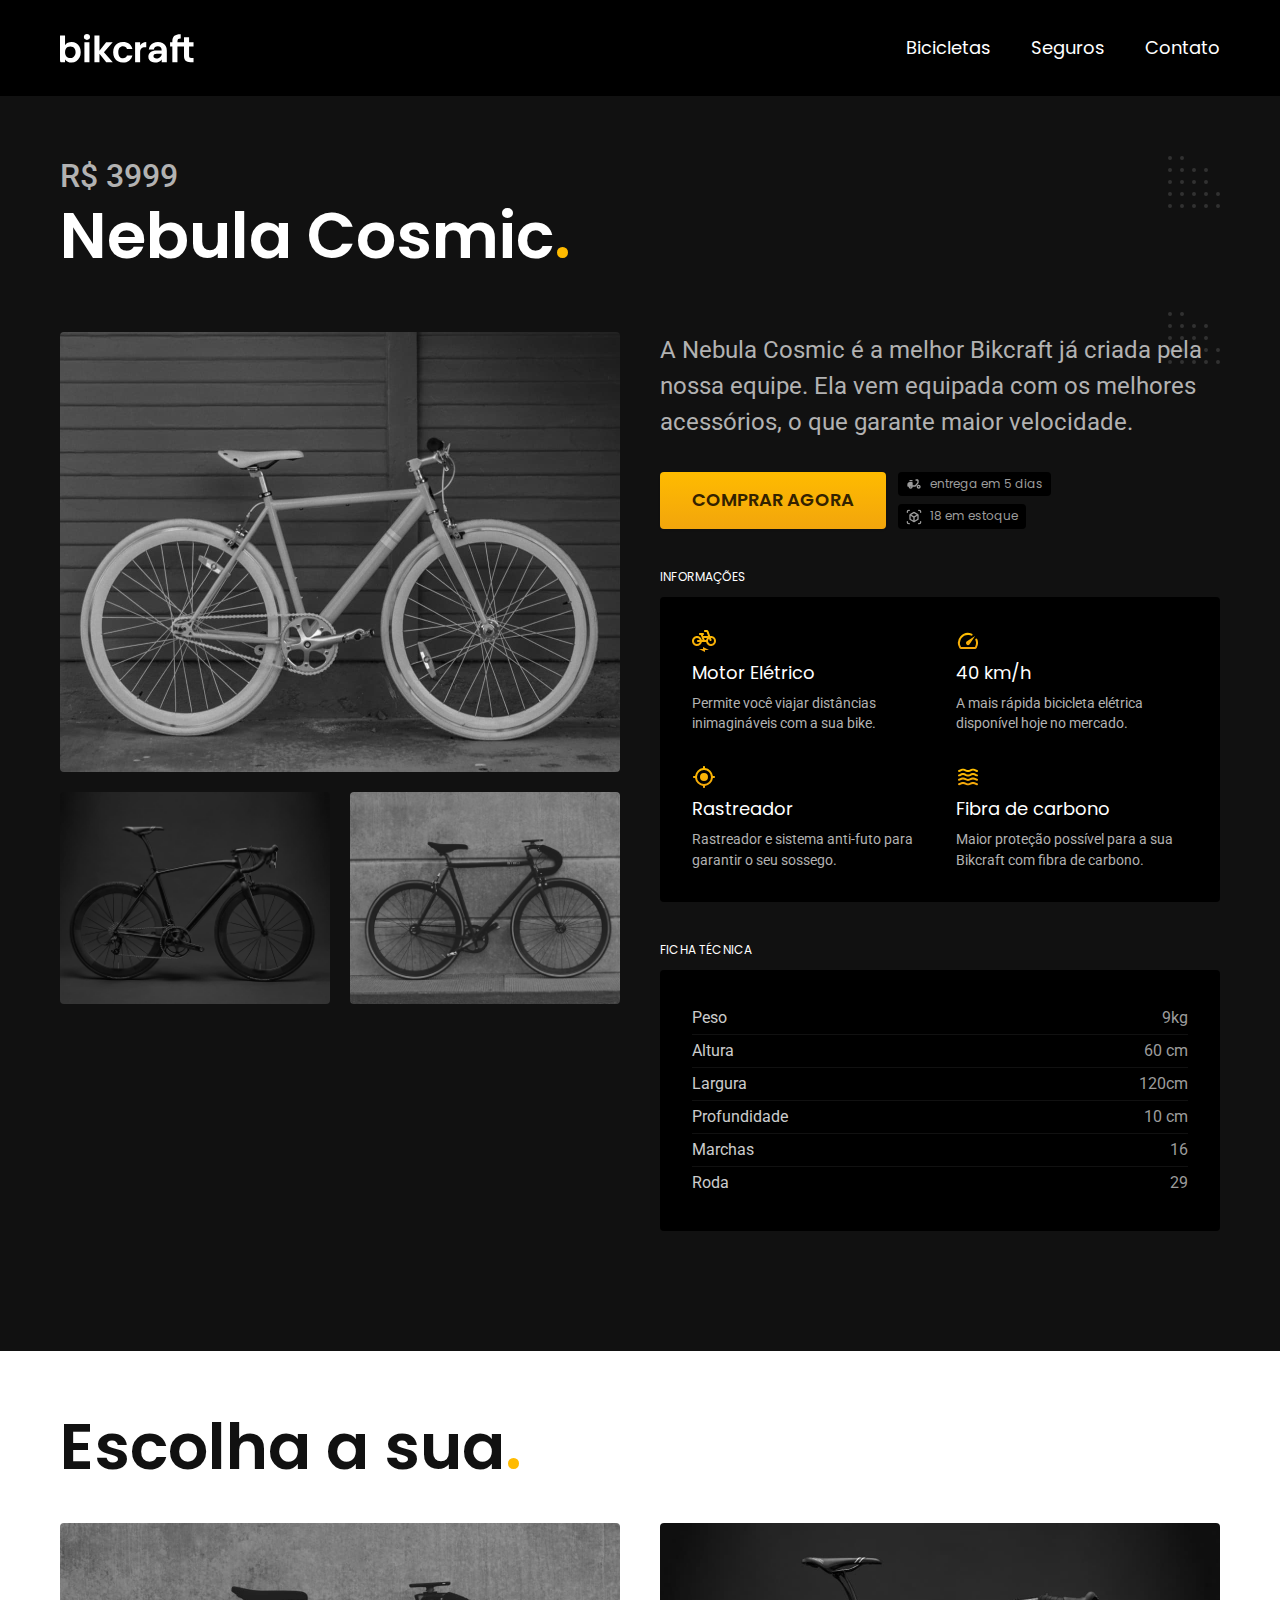
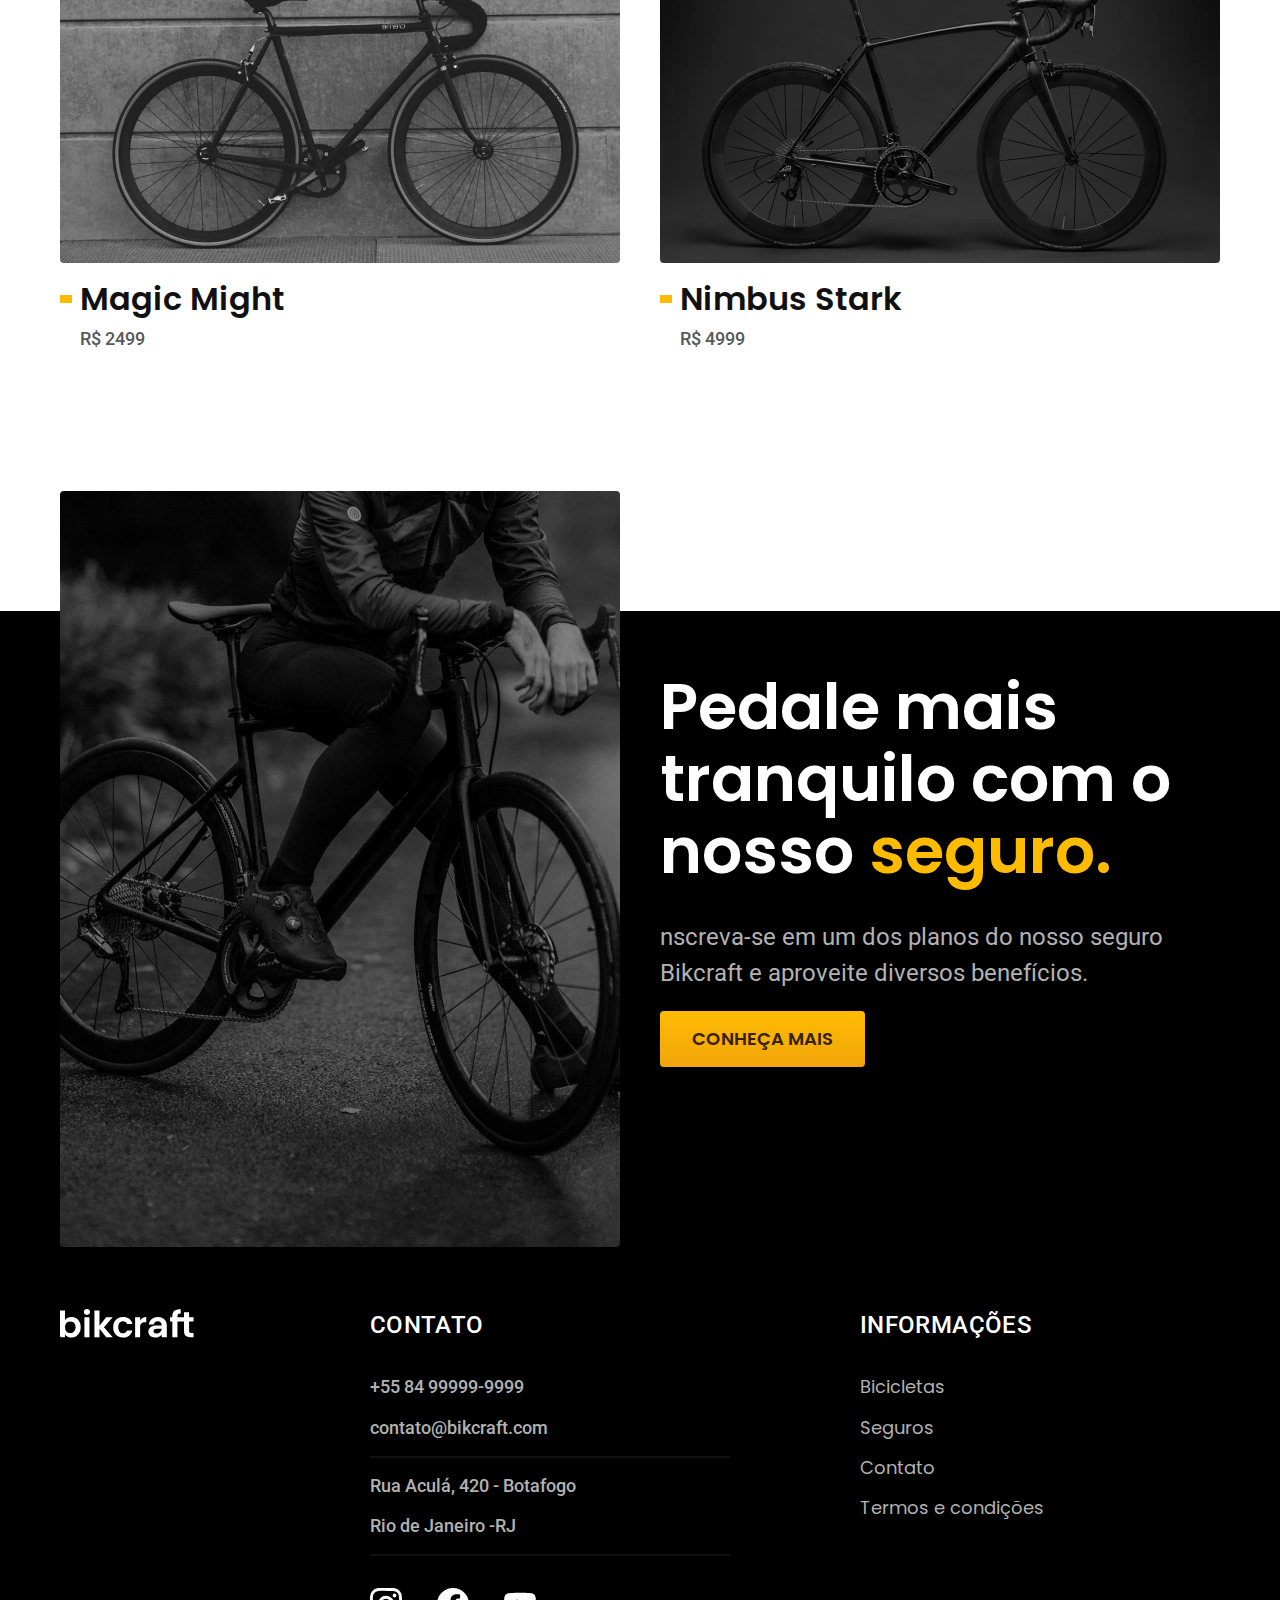
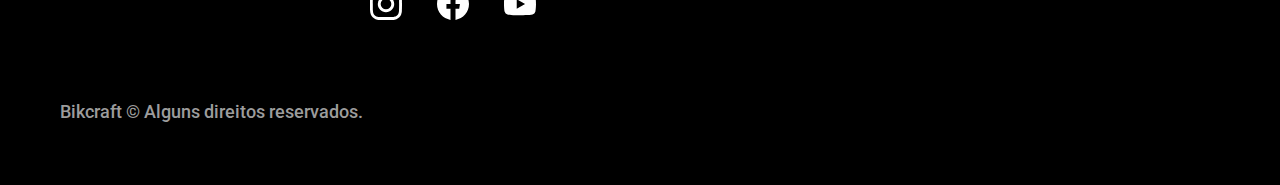
<file: bicicletas/nebula.html>
<!DOCTYPE html>

<html lang="pt-br">
<head>
  <meta charset="UTF-8">
  <meta name="viewport" content="width=device-width, initial-scale=1.0">

  <title>Nebula| Bikcraft </title>
  <meta name="description" content="Termos e Condições">

  <link rel="icon" href="../favicon.svg" type="img/svg+xml">
  <link rel="stylesheet" href="../css/style.min.css">


  <link rel="preconnect" href="https://fonts.googleapis.com">
  <link rel="preconnect" href="https://fonts.gstatic.com" crossorigin>
  <link href="https://fonts.googleapis.com/css2?family=Poppins:wght@400;600&
  family=Roboto:wght@400;500&display=swap" rel="stylesheet">
  <link rel="preconnect" href="https://fonts.googleapis.com">
  <link rel="preconnect" href="https://fonts.gstatic.com" crossorigin>
  <link href="https://fonts.googleapis.com/css2?family=Merriweather:ital,
  wght@1,900&family=Poppins:wght@400;600&family=Roboto:wght@400;500&
  display=swap" rel="stylesheet">
  <script>document.documentElement.classList.add('js');</script>
</head>

  <!-- <STYLE>A {text-decoration: none;} </STYLE> -->

<body id="bicicleta">
  <header class="header-bg">
    <div class="header container">
      <a href="../">
        <img src="../img/bikcraft.svg" alt="Bikcraft">
      </a><!-- clicar na imagem 'bikcraft' inicial para voltar para home do site -->
       
      <nav aria-label="primária">
        <ul class="header-menu font-1-m cor-0">
          <li><a href="../bicicletas.html">Bicicletas</a></li>
          <li><a href="../seguros.html">Seguros</a></li>
          <li><a href="../contato.html">Contato</a></li>
        </ul>
      </nav>
    </div>
  </header>

  <main class="titulo-bg">
    <div >
      <div class="titulo container">
        <p class="font-2-xl cor-5">R$ 3999</p>
        <h1 class="font-1-xxl cor-0">Nebula Cosmic<span class="cor-p1">.</span></h1>
      </div>
    </div>
    <div class="bicicleta container">
      <div class="bicicleta-imagens">
        <img src="../img/bicicleta/nimbus3.jpg" alt="Bicicleta 1">
        <img src="../img/bicicleta/nimbus1.jpg" alt="Bicicleta 2">
        <img src="../img/bicicleta/nimbus2.jpg" alt="Bicicleta 3">
      </div>
      <div class="bicicleta-conteudo">
        <p class="font-2-l cor-5">A Nebula Cosmic é a melhor Bikcraft já criada pela 
        nossa equipe. Ela vem equipada com os melhores acessórios, o que 
        garante maior velocidade.</p>
        <div class="bicicleta-comprar">
          <a class="botao" href="../orcamento.html?tipo=bikcraft&produto=nebula">Comprar Agora</a>
          <span class="font-1-xs cor-6"><img src="../img/icones/entrega.svg"
          alt=""> entrega em 5 dias</span>
          <span class="font-1-xs cor-6"><img src="../img/icones/estoque.svg"
          alt=""> 18 em estoque</span>
        </div>
      
        <h2 class="font-1-xs cor-0">Informações</h2>
        <ul class="bicicleta-informacoes">
          <li>
            <img src="../img/icones/eletrica.svg" alt="">
            <h3 class="font-1-m cor-0"> Motor Elétrico</h3>
            <p class="font-2-xs cor-5">Permite você viajar distâncias
            inimagináveis com a sua bike.
            </p>
          </li>
          <li>
            <img src="../img/icones/velocidade.svg" alt="">
            <h3 class="font-1-m cor-0"> 40 km/h</h3>
            <p class="font-2-xs cor-5">A mais rápida bicicleta elétrica
            disponível hoje no mercado.
            </p>
          </li>
          <li>
            <img src="../img/icones/rastreador.svg" alt="">
            <h3 class="font-1-m cor-0"> Rastreador</h3>
            <p class="font-2-xs cor-5">Rastreador e sistema anti-futo
            para garantir o seu sossego.
            </p>
          </li>
          <li>
            <img src="../img/icones/carbono.svg" alt="">
            <h3 class="font-1-m cor-0"> Fibra de carbono</h3>
            <p class="font-2-xs cor-5">Maior proteção possível 
            para a sua Bikcraft com fibra de carbono.</p>
          </li>
        </ul>
        <h2 class="font-1-xs cor-0">Ficha técnica</h2>
        <ul class="bicicleta-ficha font-2-s cor-4">
          <li>Peso <span>9kg</span></li>
          <li>Altura <span>60 cm</span></li>
          <li>Largura <span>120cm</span></li>
          <li>Profundidade <span>10 cm</span></li>
          <li>Marchas <span>16</span></li>
          <li>Roda<span>29</span></li>
        </ul>
      </div>
    </div>

  </main>

  <article class="bicicletas-lista container">
    <h2 class="font-1-xxl">Escolha a sua<span class="cor-p1">.</span></h2>
    <ul>
      <li>
        <a href="./magic.html">
          <img src="../img/bicicletas/magic.jpg" alt="Bicicleta Preta">
          <h3 class="font-1-xl">Magic Might</h3>
          <span class="font-2-m cor-8">R$ 2499</span>
        </a>
      </li>
      <li>
        <a href="./nimbus.html">
          <img src="../img/bicicletas/nimbus.jpg" alt="Bicicleta Preta">
          <h3 class="font-1-xl">Nimbus Stark</h3>
          <span class="font-2-m cor-8">R$ 4999</span>
        </a>
      </li>
    </ul>
  </article>

  <article class="seguro-bg">
    <div class="seguro container">
      <div class="seguro-imagem">
        <img src="../img/fotos/seguros.jpg" alt="Pessoa parada em cima
        de uma bicicleta.">
      </div>
      <div class="seguro-conteudo">
        <h2 class="font-1-xxl cor-0">Pedale mais tranquilo com o nosso
        <span class="cor-p1">seguro.</span></h2>
        <p class="font-2-l cor-5">nscreva-se em um dos planos do nosso seguro Bikcraft e 
        aproveite diversos benefícios.</p>
        <a class="botao" href="../seguros.html">Conheça mais</a>
      </div>
    </div>

  </article>

  <footer class="footer-bg">
    <div class="footer container">
      <img src="../img/bikcraft.svg" alt="bikcraft">
      <div class="footer-contato">
        <h3 class="font-2-l-b cor-0">Contato</h3>
        <ul class="font-2-m cor-5">
          <li><a href="tel:+5584999999999">+55 84 99999-9999</a></li>
          <li><a href="mailto:contato@bikcraft.com">contato@bikcraft.com</a></li>
          <li>Rua Aculá, 420 - Botafogo</li>
          <li>Rio de Janeiro -RJ</li>
        </ul>
        <div class="footer-redes">
          <a href="../">
            <img src="../img/redes/instagram.svg" alt="Instagram">
          </a>
          <a href="../">
            <img src="../img/redes/facebook.svg" alt="Facebook">
          </a>
          <a href="../">
            <img src="../img/redes/youtube.svg" alt="Youtube">
          </a>
        </div>

      </div>
      <div class="footer-informacoes">
        <h3 class="font-2-l-b cor-0">Informações</h3>
        <nav>
          <ul class="font-1-m cor-5">
            <li><a href="../bicicletas.html">Bicicletas</a></li>
            <li><a href="../seguros.html">Seguros</a></li>
            <li><a href="../contato.html">Contato</a></li>
            <li><a href="../termos.html">Termos e condições</a></li>
          </ul>
        </nav>
      </div>
      <p class="footer-copy font-2-m cor-6">Bikcraft © Alguns direitos reservados.</p>
    </div>

  </footer>

   <script src="../js/script.js"></script>
</body>

</html>
</file>
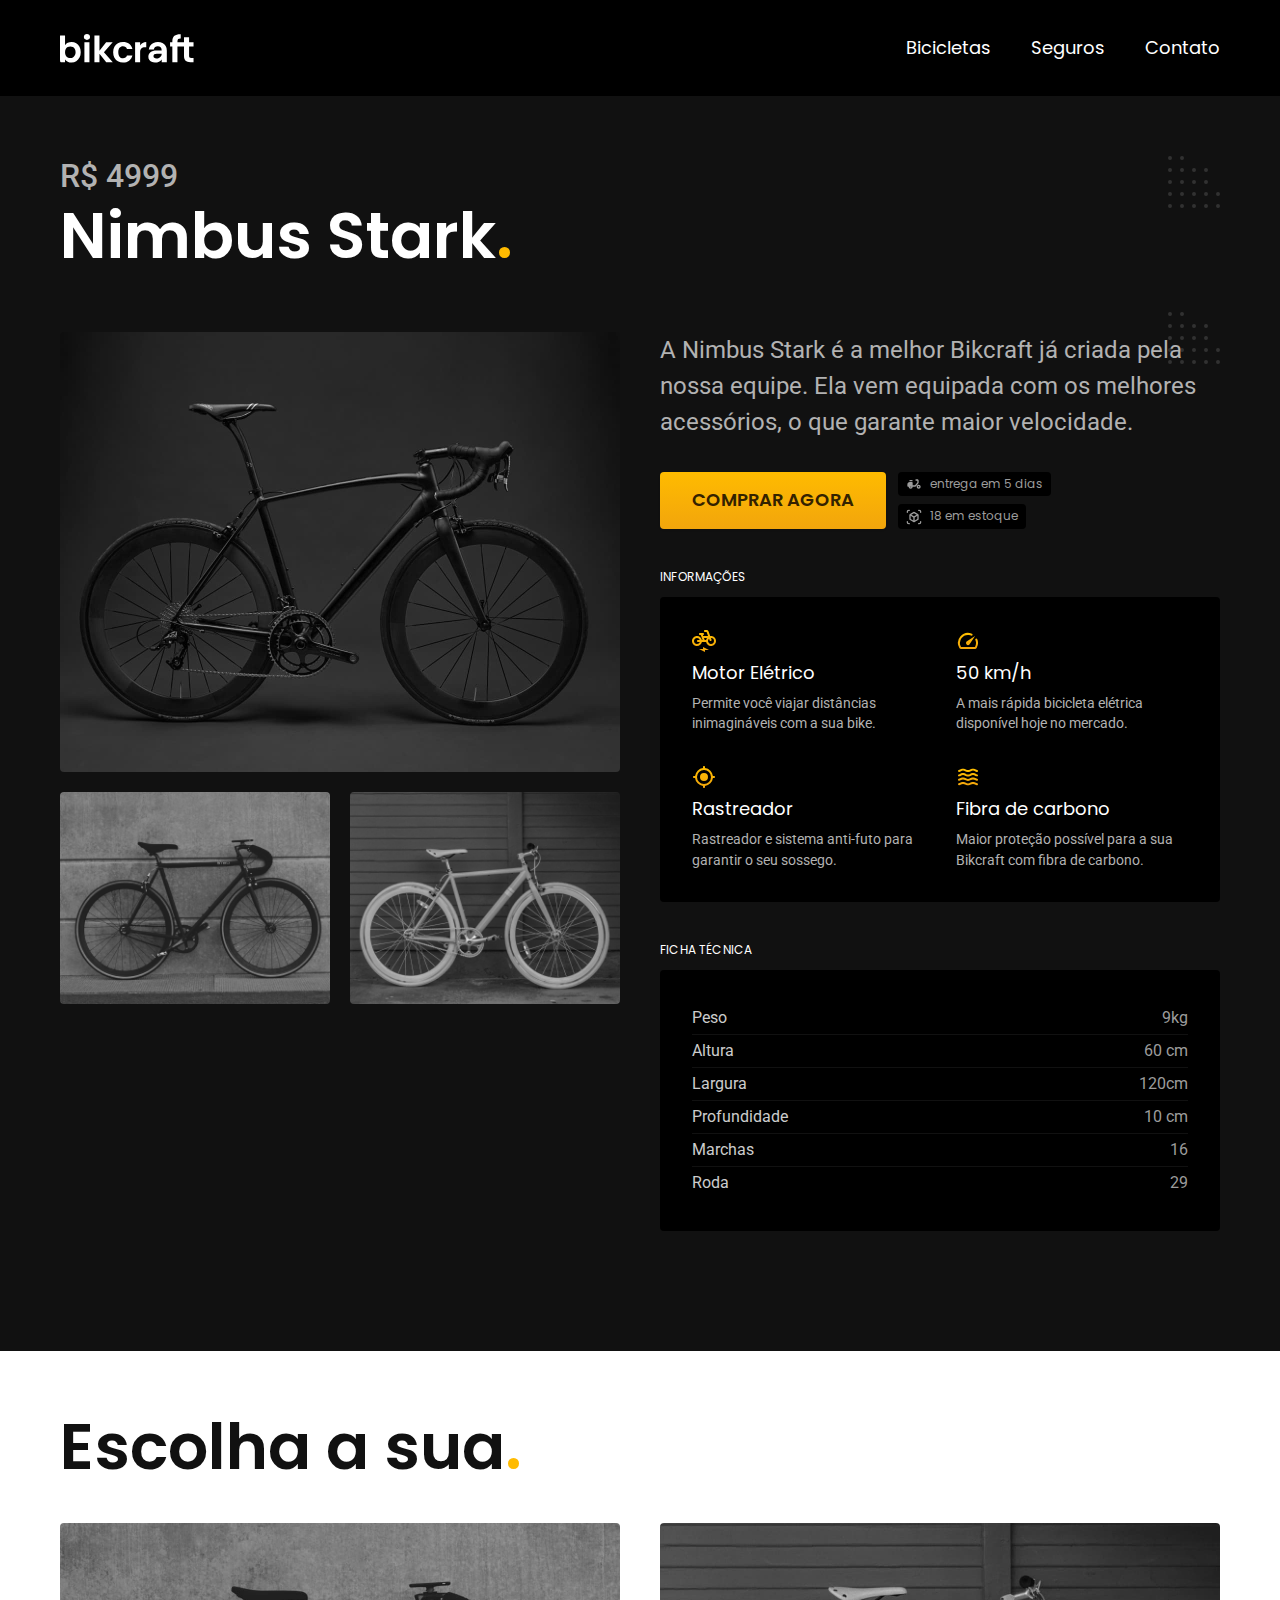
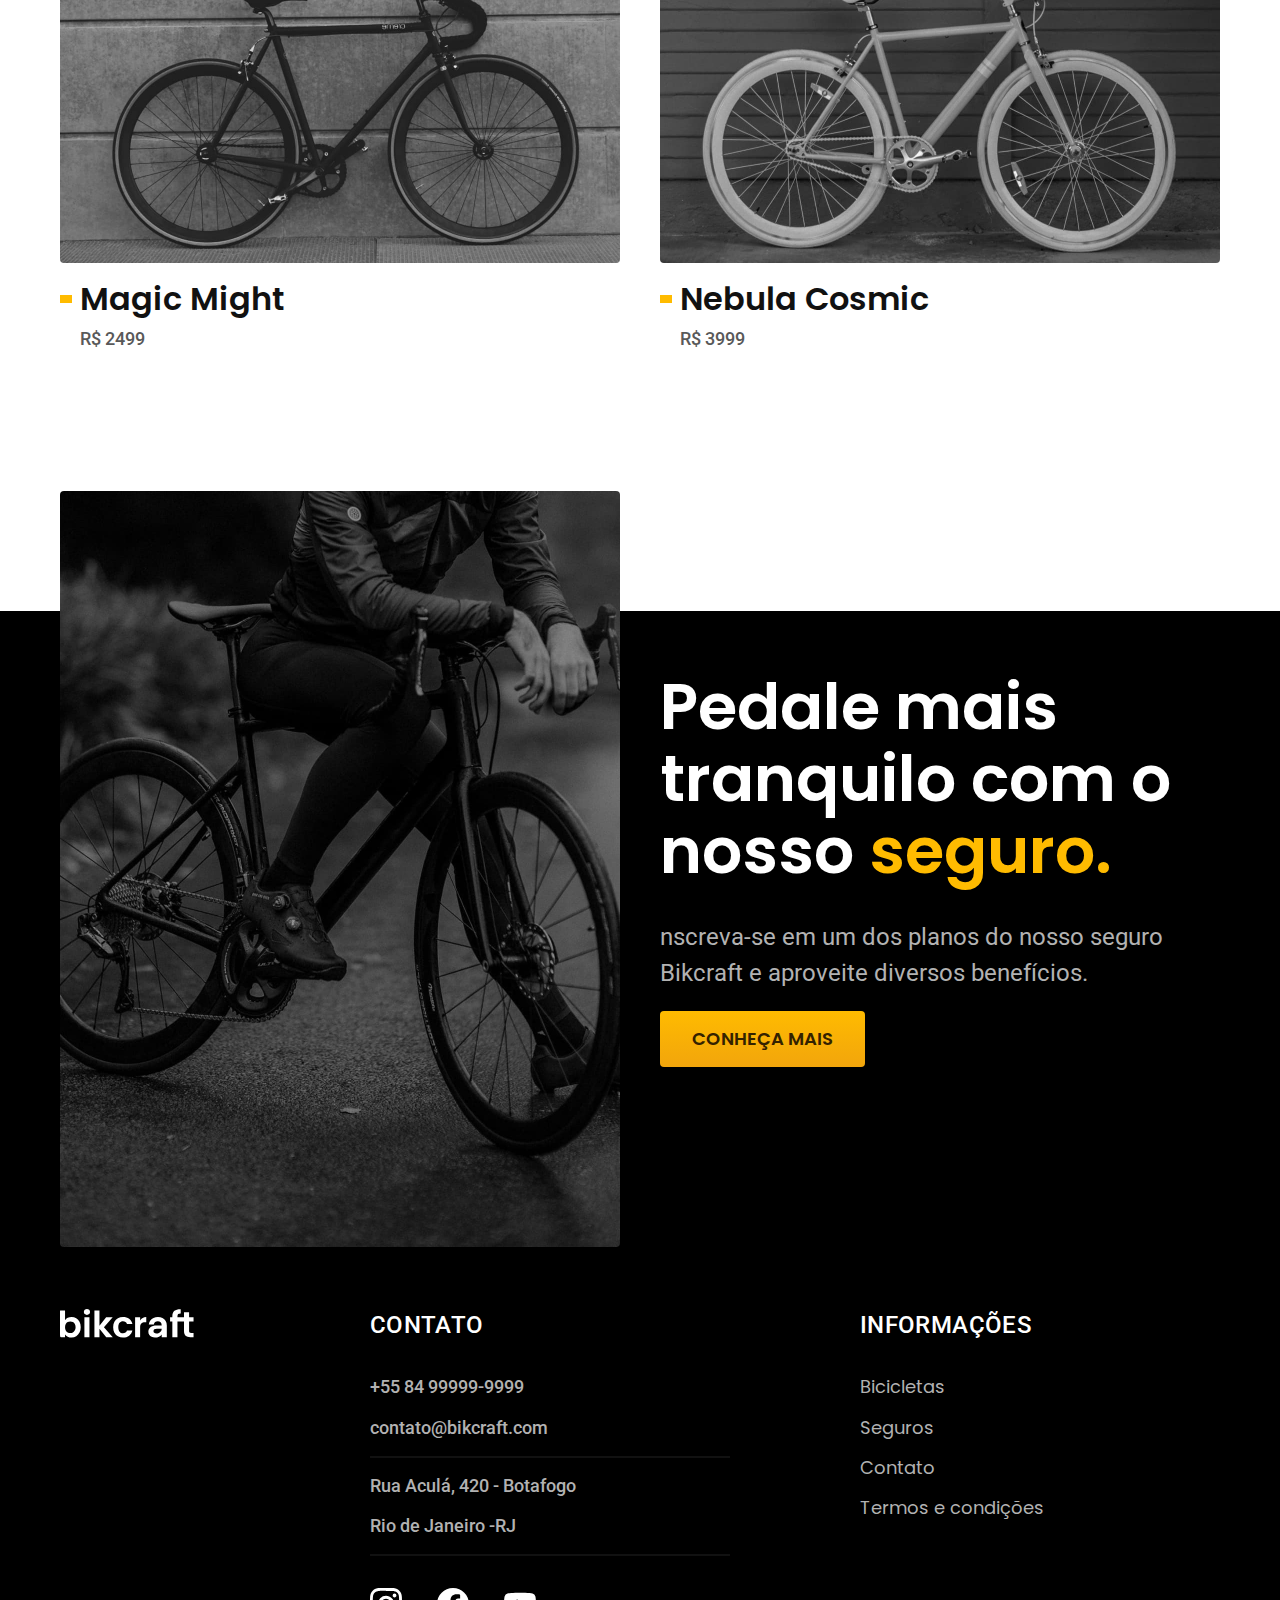
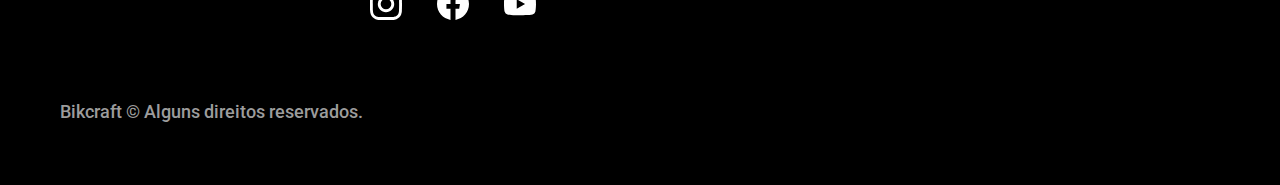
<file: bicicletas/nimbus.html>
<!DOCTYPE html>

<html lang="pt-br">
<head>
  <meta charset="UTF-8">
  <meta name="viewport" content="width=device-width, initial-scale=1.0">

  <title>Nimbus| Bikcraft </title>
  <meta name="description" content="Termos e Condições">

  <link rel="icon" href="../favicon.svg" type="img/svg+xml">
  <link rel="stylesheet" href="../css/style.min.css">


  <link rel="preconnect" href="https://fonts.googleapis.com">
  <link rel="preconnect" href="https://fonts.gstatic.com" crossorigin>
  <link href="https://fonts.googleapis.com/css2?family=Poppins:wght@400;600&
  family=Roboto:wght@400;500&display=swap" rel="stylesheet">
  <link rel="preconnect" href="https://fonts.googleapis.com">
  <link rel="preconnect" href="https://fonts.gstatic.com" crossorigin>
  <link href="https://fonts.googleapis.com/css2?family=Merriweather:ital,
  wght@1,900&family=Poppins:wght@400;600&family=Roboto:wght@400;500&
  display=swap" rel="stylesheet">
  <script>document.documentElement.classList.add('js');</script>
</head>

  <!-- <STYLE>A {text-decoration: none;} </STYLE> -->

<body id="bicicleta">
  <header class="header-bg">
    <div class="header container">
      <a href="../">
        <img src="../img/bikcraft.svg" alt="Bikcraft">
      </a><!-- clicar na imagem 'bikcraft' inicial para voltar para home do site -->
       
      <nav aria-label="primária">
        <ul class="header-menu font-1-m cor-0">
          <li><a href="../bicicletas.html">Bicicletas</a></li>
          <li><a href="../seguros.html">Seguros</a></li>
          <li><a href="../contato.html">Contato</a></li>
        </ul>
      </nav>
    </div>
  </header>

  <main class="titulo-bg">
    <div >
      <div class="titulo container">
        <p class="font-2-xl cor-5">R$ 4999</p>
        <h1 class="font-1-xxl cor-0">Nimbus Stark<span class="cor-p1">.</span></h1>
      </div>
    </div>
    <div class="bicicleta container">
      <div class="bicicleta-imagens">
        <img src="../img/bicicleta/nimbus1.jpg" alt="Bicicleta 1">
        <img src="../img/bicicleta/nimbus2.jpg" alt="Bicicleta 2">
        <img src="../img/bicicleta/nimbus3.jpg" alt="Bicicleta 3">
      </div>
      <div class="bicicleta-conteudo">
        <p class="font-2-l cor-5">A Nimbus Stark é a melhor Bikcraft já criada pela 
        nossa equipe. Ela vem equipada com os melhores acessórios, o que 
        garante maior velocidade.</p>
        <div class="bicicleta-comprar">
          <a class="botao" href="../orcamento.html?tipo=bikcraft&produto=nimbus">Comprar Agora</a>
          <span class="font-1-xs cor-6"><img src="../img/icones/entrega.svg"
          alt=""> entrega em 5 dias</span>
          <span class="font-1-xs cor-6"><img src="../img/icones/estoque.svg"
          alt=""> 18 em estoque</span>
        </div>
      
        <h2 class="font-1-xs cor-0">Informações</h2>
        <ul class="bicicleta-informacoes">
          <li>
            <img src="../img/icones/eletrica.svg" alt="">
            <h3 class="font-1-m cor-0"> Motor Elétrico</h3>
            <p class="font-2-xs cor-5">Permite você viajar distâncias
            inimagináveis com a sua bike.
            </p>
          </li>
          <li>
            <img src="../img/icones/velocidade.svg" alt="">
            <h3 class="font-1-m cor-0"> 50 km/h</h3>
            <p class="font-2-xs cor-5">A mais rápida bicicleta elétrica
            disponível hoje no mercado.
            </p>
          </li>
          <li>
            <img src="../img/icones/rastreador.svg" alt="">
            <h3 class="font-1-m cor-0"> Rastreador</h3>
            <p class="font-2-xs cor-5">Rastreador e sistema anti-futo
            para garantir o seu sossego.
            </p>
          </li>
          <li>
            <img src="../img/icones/carbono.svg" alt="">
            <h3 class="font-1-m cor-0"> Fibra de carbono</h3>
            <p class="font-2-xs cor-5">Maior proteção possível 
            para a sua Bikcraft com fibra de carbono.</p>
          </li>
        </ul>
        <h2 class="font-1-xs cor-0">Ficha técnica</h2>
        <ul class="bicicleta-ficha font-2-s cor-4">
          <li>Peso <span>9kg</span></li>
          <li>Altura <span>60 cm</span></li>
          <li>Largura <span>120cm</span></li>
          <li>Profundidade <span>10 cm</span></li>
          <li>Marchas <span>16</span></li>
          <li>Roda<span>29</span></li>
        </ul>
      </div>
    </div>

  </main>

  <article class="bicicletas-lista container">
    <h2 class="font-1-xxl">Escolha a sua<span class="cor-p1">.</span></h2>
    <ul>
      <li>
        <a href="./magic.html">
          <img src="../img/bicicletas/magic.jpg" alt="Bicicleta Preta">
          <h3 class="font-1-xl">Magic Might</h3>
          <span class="font-2-m cor-8">R$ 2499</span>
        </a>
      </li>
      <li>
        <a href="./nebula.html">
          <img src="../img/bicicletas/nebula.jpg" alt="Bicicleta Preta">
          <h3 class="font-1-xl">Nebula Cosmic</h3>
          <span class="font-2-m cor-8">R$ 3999</span>
        </a>
      </li>
    </ul>
  </article>

  <article class="seguro-bg">
    <div class="seguro container">
      <div class="seguro-imagem">
        <img src="../img/fotos/seguros.jpg" alt="Pessoa parada em cima
        de uma bicicleta.">
      </div>
      <div class="seguro-conteudo">
        <h2 class="font-1-xxl cor-0">Pedale mais tranquilo com o nosso
        <span class="cor-p1">seguro.</span></h2>
        <p class="font-2-l cor-5">nscreva-se em um dos planos do nosso seguro Bikcraft e 
        aproveite diversos benefícios.</p>
        <a class="botao" href="../seguros.html">Conheça mais</a>
      </div>
    </div>

  </article>

  <footer class="footer-bg">
    <div class="footer container">
      <img src="../img/bikcraft.svg" alt="bikcraft">
      <div class="footer-contato">
        <h3 class="font-2-l-b cor-0">Contato</h3>
        <ul class="font-2-m cor-5">
          <li><a href="tel:+5584999999999">+55 84 99999-9999</a></li>
          <li><a href="mailto:contato@bikcraft.com">contato@bikcraft.com</a></li>
          <li>Rua Aculá, 420 - Botafogo</li>
          <li>Rio de Janeiro -RJ</li>
        </ul>
        <div class="footer-redes">
          <a href="../">
            <img src="../img/redes/instagram.svg" alt="Instagram">
          </a>
          <a href="../">
            <img src="../img/redes/facebook.svg" alt="Facebook">
          </a>
          <a href="../">
            <img src="../img/redes/youtube.svg" alt="Youtube">
          </a>
        </div>

      </div>
      <div class="footer-informacoes">
        <h3 class="font-2-l-b cor-0">Informações</h3>
        <nav>
          <ul class="font-1-m cor-5">
            <li><a href="../bicicletas.html">Bicicletas</a></li>
            <li><a href="../seguros.html">Seguros</a></li>
            <li><a href="../contato.html">Contato</a></li>
            <li><a href="../termos.html">Termos e condições</a></li>
          </ul>
        </nav>
      </div>
      <p class="footer-copy font-2-m cor-6">Bikcraft © Alguns direitos reservados.</p>
    </div>
  </footer>
   <script src="../js/script.js"></script>
</body>
</html>
</file>
<file: css/style.min.css>
body{margin:0;font-family:Arial,Helvetica,sans-serif;color:#111}blockquote,dd,h1,h2,h3,h4,p,ul{margin:0}ul{padding:0;list-style:none}a{text-decoration:none;color:inherit}img{max-width:100%;display:block;border-radius:4px}img[src$=".jpg"]{border-radius:4px}.font-1-xs{font:400 0.75rem/1.35 Poppins,sans-serif}.font-2-xs{font:400 0.875rem/1.43 Roboto,sans-serif}.font-1-s{font:400 1rem/1.5 Poppins,sans-serif}.font-2-s{font:400 1rem/1.5 Roboto,sans-serif}.font-1-m,.font-1-m-b{font:400 1.125rem/1.35 Poppins,sans-serif}.font-1-m-b{font-weight:600}.font-2-m{font:500 1.125rem/1.35 Roboto,sans-serif}.font-1-l{font:400 1.5rem/1.5 Poppins,sans-serif}.font-2-l,.font-2-l-b{font:400 1.5rem/1.5 Roboto,sans-serif}.font-2-l-b{font-weight:500;letter-spacing:.015em;text-transform:uppercase}.font-1-xl{font:600 2rem/1.25 Poppins,sans-serif}.font-2-xl{font:500 2rem/1.25 Roboto,sans-serif}.font-1-xxl{font:600 4rem/1.125 Poppins,sans-serif}@media (max-width:1200px){.font-1-xxl{font-size:3rem}.font-2-l,.font-2-l-b{font-size:1.125rem}}@media (max-width:1200px){.font-1-xxl{font-size:2rem}.font-1-xl,.font-2-xl{font-size:1.5rem}}:root{--cor-0:#ffffff;--cor-1:#F7F7F7;--cor-2:#EDEDED;--cor-3:#DEDEDE;--cor-4:#CCCCCC;--cor-5:#b2b2b2;--cor-6:#9C9C9C;--cor-7:#717171;--cor-8:#595959;--cor-9:#404040;--cor-10:#2e2e2e;--cor-11:#111111;--cor-12:#000000;--cor-p1:#ffbb00;--cor-p2:#E4A30B;--cor-p3:#A66F00;--cor-p4:#664400;--cor-p5:#332200}.cor-0{color:var(--cor-0)}.cor-1{color:var(--cor-1)}.cor-2{color:var(--cor-2)}.cor-3{color:var(--cor-3)}.cor-4{color:var(--cor-4)}.cor-5{color:var(--cor-5)}.cor-6{color:var(--cor-6)}.cor-7{color:var(--cor-7)}.cor-8{color:var(--cor-8)}.cor-9{color:var(--cor-9)}.cor-10{color:var(--cor-10)}.cor-11{color:var(--cor-11)}.cor-12{color:var(--cor-12)}.cor-p1{color:var(--cor-p1)}.cor-p2{color:var(--cor-p2)}.cor-p3{color:var(--cor-p3)}.cor-p4{color:var(--cor-p4)}.cor-p5{color:var(--cor-p5)}.js .fadeInDown{transform:translate3d(0,-20px,0)}.js .fadeInUp{transform:translate3d(0,20px,0)}.js .fadeInRight{transform:translate3d(20px,0,0)}.js .fadeInLeft{transform:translate3d(-20px,0,0)}.js [data-anime]{opacity:0}.js .anime{opacity:1;transform:none;transition:transform .8s,opacity .8s}.header-bg{background-color:var(--cor-12)}.header{display:flex;flex-wrap:wrap;gap:20px;padding-top:20px;justify-content:space-between;align-items:center;padding-top:20px;padding-bottom:20px}.header-menu{display:flex;flex-wrap:wrap;gap:40px}.header-menu a{display:inline-block;padding:16px 0;position:relative}.header-menu a::after{content:"";display:block;height:2px;width:0;background:var(--cor-0);margin-top:4px;transition:.3s;position:absolute}.header-menu a.ativo::after,.header-menu a:hover:after{width:100%}@media (max-width:800px){.header-menu{gap:20px}.header-menu a{background:#111;padding:12px 16px;border-radius:4px}.header-menu a:hover{background-color:#2e2e2e}.header a:after{display:none}}@media (max-width:800px){.header-menu{gap:12px}.header-menu a{padding:8px 12px;font-size:14px}}.footer-bg{background-color:var(--cor-12)}.footer{display:grid;grid-template-columns:3fr 5fr 4fr;gap:40px;padding-top:60px;padding-bottom:60px}.footer h3{margin-bottom:32px}.footer-contato ul{margin-bottom:32px}.footer-contato li:nth-child(2n):after{content:"";display:block;max-width:360px;height:2px;background:var(--cor-11);margin-top:16px}.footer li{margin-bottom:16px}.footer-redes{display:flex;gap:35px}.footer a:hover{color:var(--cor-0)}.footer-copy{grid-column:1/-1;margin-top:40px}@media (max-width:800px){.footer>img{display:none}.footer{grid-template-columns:1fr 1fr}}@media (max-width:600px){.footer{grid-template-columns:1fr;gap:60px}.footer-copy{margin-top:0}}.container{box-sizing:border-box;max-width:1200px;padding-left:20px;padding-right:20px;margin-left:auto;margin-right:auto}.botao{display:inline-block;padding:16px 32px;background:linear-gradient(#fb0,#f2a50c);border-radius:4px;box-shadow:0 1px 2px rgba(0,0,0,.1);text-transform:uppercase;color:var(--cor-p5);font:600 1.125rem/1.35 Poppins,sans-serif;max-width:max-content;border:none;cursor:pointer}.botao:hover{background:linear-gradient(#ffb60d,#e59317)}.botao.secundario{background:var(--cor-10);color:var(--cor-2)}.botao.seta{display:flex;align-items:center}.botao.seta::after{content:"";display:inline-block;width:18px;height:10px;margin-left:12px;background:url("../img/icones/seta.svg");transition:transform .2s}.botao.seta:hover:after{transform:translateX(4px)}.botao.secundario:hover{background:var(--cor-9)}@media (max-width:600px){.botao{padding:12px 16px;font-size:16px}}.link{display:inline-block;color:var(--cor-p1);font:500 1.5rem/1.5 poppins,sans-serif;text-transform:uppercase}.link::after{content:"";display:block;width:100%;height:4px;background-color:currentColor}.link:hover{color:var(--cor-0)}.titulo-bg{padding-top:60px;padding-bottom:60px;background-color:var(--cor-11)}.titulo{background:url(../img/dec/top-right.svg) no-repeat top right 20px}.titulo p{margin-bottom:4px}@media (max-width:800px){.titulo{padding-top:40px;padding-bottom:40px}.titulo p{font-size:1rem;text-transform:lowercase;font-weight:400}}form{display:grid;grid-template-columns:1fr 1fr;gap:20px}.form label{display:block;font:600 1rem/1.5 Poppins,sans-serif;margin-bottom:4px}.form .col-2{grid-column:span 2}.form input[type=email],.form input[type=text],.form textarea{font:400 1rem/1.5 Roboto,sans-serif;background:var(--cor-1);border:1px solid var(--cor-2);padding:12px;border-radius:4px;width:100%;box-sizing:border-box}.form input[type=email]:focus,.form input[type=text]:focus,.form textarea:focus{outline:0;border-color:var(--cor-p1);background:var(--cor-0);box-shadow:0 0 0 2px #fea}@media (max-width:600px){.form{grid-template-columns:1fr}.form .col-2{grid-column:1}}.introducao-bg{background:var(--cor-12) url(../img/dec/bottom-left.svg) no-repeat bottom 160px left 20px;box-shadow:inset 0 -120px var(--cor-0)}.introducao{display:grid;grid-template-columns:1fr 1fr;gap:0 40px}.introducao-conteudo{align-self:end;padding-bottom:200px}.introducao img{width:100%;height:100%;object-fit:cover;border-radius:4px}.introducao h1{margin-bottom:32px}.introducao p{margin-bottom:20px}@media (max-width:800px){.introducao-bg{background:var(--cor-11);padding-top:40px;box-shadow:inset 0 -60px #fff}.introducao{grid-template-columns:1fr;gap:32px}.introducao-conteudo{padding-bottom:0}.introducao h1{margin-bottom:16px}.introducao img{height:300px;width:100%}}.tecnologia-bg{background-color:var(--cor-11);box-shadow:inset 0 80px var(--cor-0),inset 0 -80px var(--cor-0)}.tecnologia{display:grid;grid-template-columns:1fr 1fr;gap:40px}.tecnologia-imagem img{width:100%;height:100%;object-fit:cover;object-position:left}.tecnologia-conteudo{padding-top:160px;padding-bottom:160px}.tecnologia-conteudo>span{display:block;margin-bottom:20px}.tecnologia-conteudo h2{margin-bottom:32px}.tecnologia-conteudo>p{margin-bottom:20px}.tecnologia a{margin-bottom:80px}.tecnologia-vantagens{display:flex;gap:40px}.tecnologia-vantagens h3{margin-bottom:8px;width:max-content}.tecnologia-vantagens{display:flex;gap:40px}.tecnologia-vantagens img{width:24px;margin-bottom:8px}@media (max-width:800px){.tecnologia-bg{box-shadow:initial}.tecnologia{grid-template-columns:1fr}.tecnologia-conteudo{padding-top:60px;padding-bottom:60px}.tecnologia-imagem{display:none}.tecnologia a{margin-bottom:60px}}@media (max-width:600px){.tecnologia-vantagens{flex-direction:column}}.parceiros{padding-top:60px;padding-bottom:120px}.parceiros h2{padding-bottom:60px}.parceiros ul{padding:0 20px;max-width:1400px;display:grid;grid-template-columns:1fr 1fr 1fr 1fr;margin:0 auto}.parceiros li{display:flex;padding:32px;border-left:2px solid var(--cor-2)}.parceiros img{margin:auto}.parceiros li:first-child,.parceiros li:nth-child(5){border-left:none}.parceiros li:nth-child(n+5){border-top:2px solid var(--cor-2)}@media(max-width:800px){.parceiros{padding-bottom:60px}.parceiros li{padding:20px}.parceiros h2{margin-bottom:20px}.parceiros ul{grid-template-columns:1fr 1fr}.parceiros li:nth-child(n+3){border-top:2px solid var(--cor-2)}.parceiros li:nth-child(3),.parceiros li:nth-child(7){border-left:none}}.depoimento{display:grid;grid-template-columns:1fr 1fr;background-color:var(--cor-p1);overflow:hidden}.depoimento img{width:100%;height:100%;object-fit:cover;border-radius:0}.depoimento-conteudo{padding:40px 40px 80px 80px;align-self:end;background:url(../img/dec/bottom-right-p.svg) no-repeat bottom 40px right 40px}.depoimento-conteudo p{max-width:32ch;font-family:Merriweather,serif;font-style:italic;font-weight:900;margin-bottom:32px;position:relative}.depoimento p::after,.depoimento p::before{font-size:5rem;color:var(--cor-p2);position:absolute}.depoimento p::before{content:"“";left:-50px;top:-20px}.depoimento p::after{content:"”"}@media (min-width:1200px){.depoimento img{max-height:520px}}@media (max-width:800px){.depoimento{grid-template-columns:1fr;text-align:center}.depimento-img{max-height:200px}.depoimento-conteudo{padding:40px 20px;justify-self:center}}.bicicletas-lista{padding-top:60px;padding-bottom:120px}.bicicletas-lista h2{margin-bottom:40px}.bicicletas-lista ul{display:flex;gap:40px;padding:0 20px 20px 20px;max-width:1400px;margin-left:auto;margin-right:auto;overflow-x:auto}#bicicleta .bicicletas-lista ul{padding:0 0 20px 0}.bicicletas-lista li{min-width:280px}.bicicletas-lista a{display:block}.bicicletas-lista img{margin-bottom:16px}.bicicletas-lista h3{margin-bottom:8px;display:flex;align-items:center}.bicicletas-lista h3::before{content:"";display:inline-block;height:8px;width:12px;margin-right:8px;background-color:var(--cor-p1);transition:width .2s}.bicicletas-lista a:hover h3::before{width:24px}.bicicletas-lista li span{padding-left:20px}@media (max-width:800px){.bicicletas-lista{padding-bottom:60px}.bicicletas-lista ul{gap:20px}}.bicicletas-bg{background:var(--cor-11);background:linear-gradient(to right,var(--cor-0) 30%,var(--cor-11) 0)}.bicicletas{display:grid;grid-template-columns:1fr 1fr;gap:40px;padding-top:60px;padding-bottom:60px}.bicicletas-imagem{display:grid}.bicicletas-imagem img{grid-area:1/1}.bicicletas-imagem span{grid-area:1/1;place-self:start end;margin-top:20px;background:var(--cor-12);display:inline-block;padding:8px 16px 8px 8px;border-radius:4px 0 0 4px}.bicicletas-conteudo{display:grid;grid-template-columns:1fr auto;align-content:start}.bicicletas-conteudo h2,.bicicletas-conteudo p{grid-column:1/-1}.bicicletas h2{margin-bottom:20px}.bicicletas h2::before{content:"";display:block;width:12px;height:8px;background-color:var(--cor-p1);margin-bottom:8px}.bicicletas p{margin-bottom:32px}.bicicletas a{place-self:end}.bicicletas li{display:flex;align-items:center}.bicicletas li+li{margin-top:16px}.bicicletas-conteudo img{width:24px;margin-right:8px}@media (max-width:800px){.bicicletas-bg{background:var(--cor-11)}.bicicletas{grid-template-columns:1fr;gap:20px;padding-top:40px;padding-bottom:40px}}@media (max-width:600px){.bicicletas-conteudo{grid-template-columns:1fr}.bicicletas ul{font-size:1rem;grid-template-columns:1fr 1fr;margin-bottom:32px}.bicicletas a{place-self:star}}.bicicleta{display:grid;grid-template-columns:1fr 1fr;align-items:start;gap:40px;padding-top:60px;padding-bottom:60px;background:url(../img/dec/top-right.svg) no-repeat top 40px right 20px}#bicicleta .titulo p{text-transform:uppercase}.bicicleta-imagens{display:flex;flex-wrap:wrap;gap:20px}.bicicleta-imagens img{flex:1;min-width:200px}.bicicleta-imagens img:first-child{min-width:100%}.bicicleta-conteudo>p{margin-bottom:32px}.bicicleta-comprar{display:grid;grid-template-columns:max-content auto;align-items:center;justify-items:start;gap:8px 12px;margin-bottom:40px}.bicicleta-comprar a{grid-row:span 2}.bicicleta-comprar span{display:flex;align-items:center;background-color:var(--cor-12);gap:8px;padding:4px 8px;border-radius:4px}.bicicleta-conteudo h2{text-transform:uppercase;letter-spacing:.015em;margin-bottom:12px}.bicicleta-ficha,.bicicleta-informacoes{padding:32px;background-color:var(--cor-12);border-radius:4px}.bicicleta-informacoes{margin-bottom:40px;display:grid;grid-template-columns:1fr 1fr;gap:32px}.bicicleta-informacoes img{width:24px;margin-bottom:8px}.bicicleta-informacoes h3{margin-bottom:8px}.bicicleta-ficha li{padding:4px 0;display:flex;justify-content:space-between;border-bottom:1px solid var(--cor-11)}.bicicleta-ficha li:last-child{border-bottom:none}.bicicleta-ficha span{color:var(--cor-6)}@media (max-width:800px){.bicicleta{grid-template-columns:1fr;padding-top:40px;padding-bottom:40px}.bicicleta-imagens{grid-row:2}}@media (max-width:800px){.bicicleta-informacoes{grid-template-columns:1fr}.bicicleta-comprar{grid-template-columns:1fr}}.seguro-bg{background-color:var(--cor-12);box-shadow:inset 0 120px var(--cor-0),inset 0 -120px var(--cor-12)}.seguro{display:grid;grid-template-columns:1fr 1fr;gap:40px}.seguro-imagem img{width:100%;height:100%;object-fit:cover}.seguro-conteudo{padding-top:180px;padding-bottom:180px}.seguro h2{margin-bottom:32px}.seguro p{margin-bottom:20px}@media (max-width:800px){.seguro-bg{box-shadow:inset 0 -60px var(--cor-12)}.seguro{grid-template-columns:1fr}.seguro-conteudo{grid-row:1;padding-top:40px;padding-bottom:0}}.seguros-bg{background:var(--cor-11)}.seguros{padding-top:60px;padding-bottom:60px;display:grid;grid-template-columns:1fr 1fr;gap:40px;align-items:center}#seguros .seguros{padding-top:0}.seguros h2{grid-column:1/-1}.seguros-item{background-color:var(--cor-12);padding:32px 32px 32px 60px;display:grid;grid-template-columns:1fr auto;border-radius:4px}.seguros-item h3{margin-bottom:40px}.seguros-item span{grid-column:2;display:block;text-align:right}.seguros-item ul{grid-column:1/-1;margin-bottom:32px}.seguros-item li{display:flex;align-items:center;position:relative}.seguros-item li+li{margin-top:20px}.seguros-item li::before{content:"";display:inline-block;width:13px;height:9px;background-image:url(../img/icones/lista.svg);position:absolute;left:-21px}.seguros-item a{grid-column:1/-1}@media (max-width:800px){.seguros{grid-template-columns:1fr}}.vantagens-bg{background-color:var(--cor-12)}.vantagens{padding-top:120px;padding-bottom:120px}.vantagens h2{margin-bottom:60px}.vantagens ul{display:grid;grid-template-columns:repeat(auto-fit,minmax(280px,max-content));gap:40px 80px}.vantagens h3,.vantagens img{margin-bottom:8px}@media (max-width:800px){.vantagens{padding-top:60px;padding-bottom:60px}.vantagens h2{margin-bottom:40px}.vantagens ul{gap:20px}}.perguntas{padding-top:120px;padding-bottom:120px}.perguntas h2{padding-bottom:60px}.perguntas dl>div{padding:20px;border-radius:4px}.perguntas dl>div:nth-child(odd){background-color:var(--cor-1)}.perguntas button{display:grid;grid-template-columns:auto 1fr auto;align-items:center;gap:8px;cursor:pointer;border:none;background:0 0;width:100%;text-align:left}.perguntas button::before{content:"";display:inline-block;width:12px;height:8px;background-color:var(--cor-p1)}.perguntas button::after{content:"";display:inline-block;width:14px;height:6px;background:url(../img/icones/seta-abrir.svg);transition:.3s}.perguntas button:hover::after,.perguntas button[aria-expanded=true]::after{transform:rotate(180deg)}.js .perguntas dd{display:none}.js .perguntas dd.ativa{display:block}.perguntas dd{padding-left:20px;padding-top:16px;max-width:80ch}@media(max-width:800px){.perguntas{padding-top:60px;padding-bottom:60px}.perguntas h2{padding-bottom:40px}}#contato{background:linear-gradient(var(--cor-11) 600px,var(--cor-1) 0)}.contato{display:grid;grid-template-columns:5fr 7fr;margin-bottom:300px}.contato-dados,.contato-formulario{padding:60px;box-shadow:0 1px 2px rgba(0,0,0,.1)}.contato-dados{border-radius:5px 00 5px;background:var(--cor-12) url(../img/dec/bottom-left.svg) no-repeat bottom 20px left 20px}.contato-formulario{border-radius:0 5px 5px 0;background:var(--cor-0) url(../img/dec/bottom-right.svg) no-repeat bottom 20px right 20px}.contato-dados h2{margin-bottom:60px}.contato-endereço{margin-bottom:32px;padding-left:28px;background:url(../img/icones/local.svg) no-repeat 0 2px}.contato-endereço p{margin-bottom:8px}.contato-meios a{display:block;max-width:max-content;margin-bottom:8px;padding-left:28px}.contato-meios a:hover{color:var(--cor-0)}.contato-meios a:first-child{background:url(../img/icones/email.svg) no-repeat 0 2px}.contato-meios a:nth-child(2){margin-bottom:32px}.contato-meios a:nth-child(3){background:url(../img/icones/telefone.svg) no-repeat 0 2px;margin-bottom:60px}.contato-redes{display:flex;gap:32px;padding:28px}@media (max-width:800px){.contato{grid-template-columns:1fr}.contato-dados,.contato-formulario{padding:20px}.contato-dados{border-radius:5px 5px 0 0;background:var(--cor-12)}.contato-formulario{border-radius:0 0 5px 5px}.contato-dados h2,.contato-meios a:nth-child(3){margin-bottom:32px}.contato-redes{margin-bottom:12px}}.lojas{display:grid;grid-template-columns:1fr 1fr;gap:0 40px;padding-top:120px;padding-bottom:120px}.lojas h2{grid-column:1/-1;margin-bottom:60px}.lojas img{border-radius:4px 4px 0 0}.lojas-item{border-radius:4px;background:var(--cor-0);box-shadow:0 1px 2px rgba(0,0,0,.1)}.lojas-conteudo{display:grid;grid-template-columns:1fr 1fr;gap:32px 16px}.lojas-conteudo h3,.lojas-tempo{grid-column:1/-1}.lojas-dados{display:grid;gap:8px;border-left:2px solid var(--cor-2);padding-left:12px}.lojas-tempo{display:flex;align-items:center;gap:8px}@media (max-width:800px){.lojas{gap:20px;padding-top:60px;padding-bottom:60px}.lojas h2{margin-bottom:32px}.lojas-conteudo{grid-template-columns:1fr}}@media (max-width:600px){.lojas{grid-template-columns:1fr}}#orcamento{background:linear-gradient(var(--cor-11) 600px,var(--cor-1) 0)}.orcamento{display:grid;grid-template-columns:5fr 7fr;padding-bottom:120px}.orcamento h2{text-transform:uppercase;position:relative;display:flex;align-items:center}.orcamento h2::before{content:"";display:inline-block;width:4px;height:8px;background-color:var(--cor-p1);position:absolute;left:-12px}.orcamento-dados,.orcamento-produto{padding:60px;box-shadow:0 1px 2px rgba(0,0,0,.1)}.orcamento-produto{border-radius:5px 0 0 5px;background:var(--cor-12);display:grid;grid-template-columns:1fr 1fr;gap:20px;align-content:start}.orcamento-produto>*{grid-column:1/-1}.orcamento-produto>label{grid-column:initial}.orcamento-produto label{font:400 1rem/1.5 Poppins,sans-serif;color:var(--cor-4);background-color:var(--cor-10);padding:12px 16px;border-radius:4px;cursor:pointer;display:grid;grid-template-columns:auto 1fr auto;align-items:center;border:1px solid var(--cor-10)}.orcamento-produto input:checked+label{background:var(--cor-0);color:var(--cor-11)}.orcamento-produto label::before{content:"";display:inline-block;box-sizing:border-box;width:12px;height:12px;border:1px solid var(--cor-6);border-radius:50%;margin-right:8px}.orcamento-produto input:checked+label::before{border-color:var(--cor-7);box-shadow:inset 0 0 0 3px var(--cor-0),inset 0 0 0 6px var(--cor-7)}.orcamento-produto label:hover{background-color:var(--cor-9);border-color:var(--cor-9)}.orcamento-produto input:focus+label{box-shadow:0 0 0 2px var(--cor-p1);border:var(--cor-12)}.orcamento-produto label span{display:none}.orcamento-produto input:checked+label span{display:inline-block}.orcamento-produto input{opacity:0;position:absolute;pointer-events:none}.orcamento-dados{border-radius:0 5px 5px 0;background:var(--cor-0);display:grid;grid-template-columns:1fr 1fr;gap:20px}.orcamento-conteudo{display:none}.orcamento-conteudo h2,.orcamento-dados h2:nth-of-type(n+2){margin-top:20px}#bikcraft:checked~#orcamento-bikcraft,#seguro:checked~#orcamento-seguro{display:grid;gap:20px}.orcamento-detalhes{display:none;background:var(--cor-0);padding:20px;grid-template-columns:1fr 1fr;border-radius:4px;align-items:center}.orcamento-detalhes li{display:flex;align-items:center;margin-bottom:8px}.orcamento-detalhes li img{width:16px;margin-right:8px}.orcamento-produto input:checked+label+.orcamento-detalhes{display:grid}@media (max-width:1200px){.orcamento-dados,.orcamento-produto{padding:32px}}@media (max-width:800px){.orcamento{grid-template-columns:1fr}.orcamento-produto{border-radius:5px 5px 0 0}.orcamento-dados{border-radius:0 0 5px 5px}}@media (max-width:400px){.orcamento-produto{grid-template-columns:1fr}}
</file>
